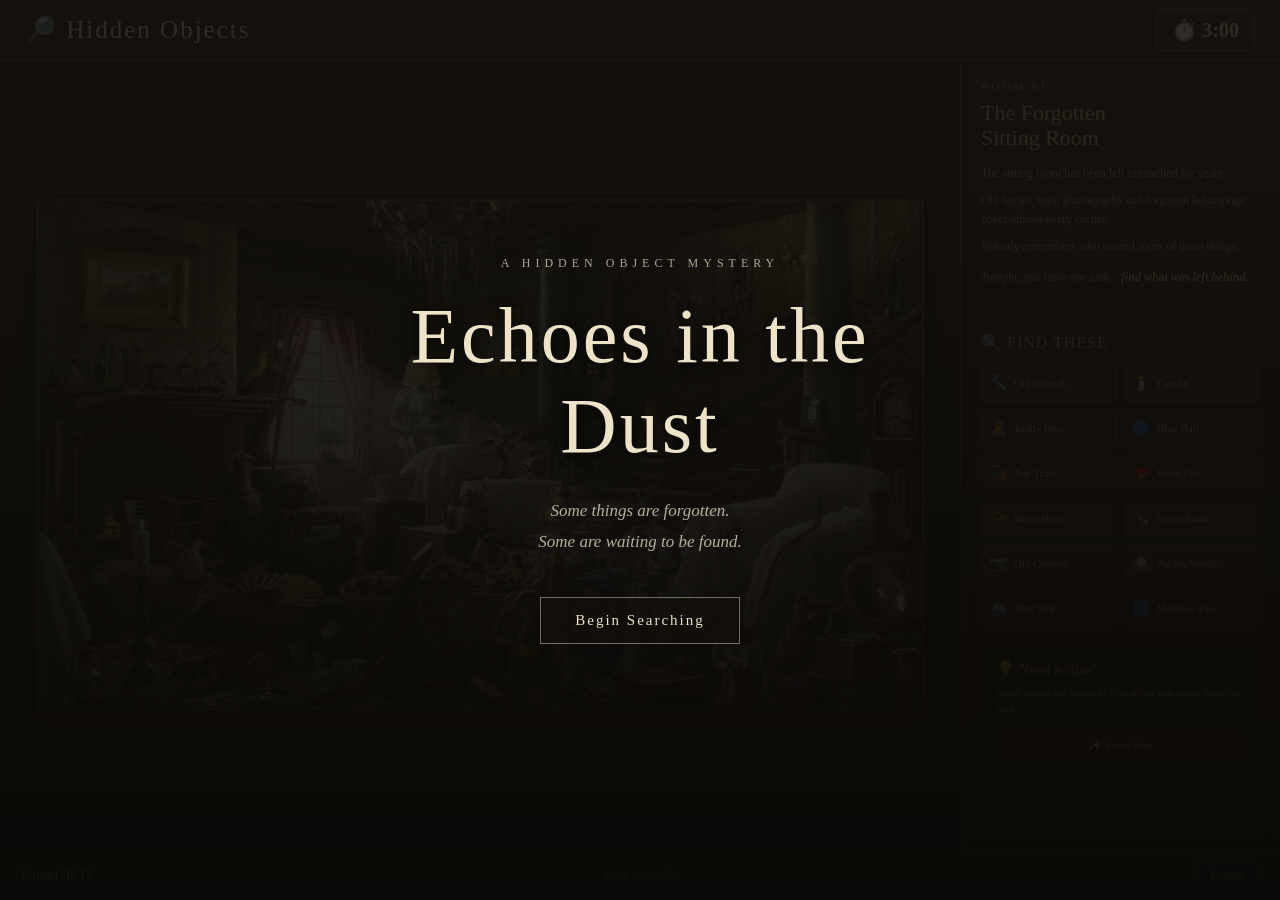
<file: index.html>
<!DOCTYPE html>
<html lang="en">

<head>
    <meta charset="UTF-8">

    <meta
        name="viewport"
        content="width=device-width, initial-scale=1.0"
    >

    <title>Hidden Objects - Room 01</title>

    <link rel="stylesheet" href="style.css">
</head>


<body>

    <!-- =====================================================
     ECHOES IN THE DUST — TITLE SCREEN
===================================================== -->

<div id="title-screen">

    <div class="title-content">

        <div class="title-small">
            A HIDDEN OBJECT MYSTERY
        </div>

        <h1>
            Echoes in the Dust
        </h1>

        <p class="title-line">
            Some things are forgotten.<br>
            Some are waiting to be found.
        </p>

        <button id="start-game">
            Begin Searching
        </button>

    </div>

</div>


<!-- =====================================================
     OPENING TRANSITION
===================================================== -->

<div id="opening-transition">

    <div class="opening-content">

        <div class="opening-room-number">
            ROOM 01
        </div>

        <div class="opening-room-name">
            The Sitting Room
        </div>

        <div class="opening-line"></div>

    </div>

</div>


<div id="game">


    <!-- TOP BAR -->

    <header id="top-bar">

        <div class="game-title">
            🔎 Hidden Objects
        </div>

        <div id="timer">
            ⏱️ <span id="time">03:00</span>
        </div>

    </header>


    <!-- MAIN GAME -->

    <main id="main-area">


        <!-- ROOM -->

        <section id="scene">

            <div id="room">

                <img
                    id="background"
                    src="./living-room-1.jpg"
                    alt="The Forgotten Sitting Room"
                >


                <!-- HIDDEN OBJECT HOTSPOTS -->

                <button
                    class="hotspot"
                    id="key"
                    data-object="key"
                    aria-label="Old Wrench"
                ></button>

                <button
                    class="hotspot"
                    id="candle"
                    data-object="candle"
                    aria-label="Candle"
                ></button>

                <button
                    class="hotspot"
                    id="teddy"
                    data-object="teddy"
                    aria-label="Teddy Bear"
                ></button>

                <button
                    class="hotspot"
                    id="ball"
                    data-object="ball"
                    aria-label="Blue Ball"
                ></button>

                <button
                    class="hotspot"
                    id="train"
                    data-object="train"
                    aria-label="Toy Train"
                ></button>

                <button
                    class="hotspot"
                    id="fan"
                    data-object="fan"
                    aria-label="Hand Fan"
                ></button>

                <button
                    class="hotspot"
                    id="horn"
                    data-object="horn"
                    aria-label="Brass Horn"
                ></button>

                <button
                    class="hotspot"
                    id="bottle"
                    data-object="bottle"
                    aria-label="Glass Bottle"
                ></button>

                <button
                    class="hotspot"
                    id="camera"
                    data-object="camera"
                    aria-label="Old Camera"
                ></button>

                <button
                    class="hotspot"
                    id="watch"
                    data-object="watch"
                    aria-label="Pocket Watch"
                ></button>

                <button
                    class="hotspot"
                    id="ribbon"
                    data-object="ribbon"
                    aria-label="Red Ribbon"
                ></button>

                <button
                class="hotspot"
                id="machine-fan"
                data-object="machine-fan"
                 aria-label="Machine Fan"
                ></button>

            </div>

        </section>


        <!-- RIGHT PANEL -->

        <aside id="side-panel">


            <!-- STORY -->

            <section id="story-section">

                <div class="room-number">
                    ROOM 01
                </div>

                <h2>
                    The Forgotten<br>
                    Sitting Room
                </h2>

                <p>
                    The sitting room has been left untouched
                    for years.
                </p>

                <p>
                    Old books, toys, photographs and forgotten
                    belongings cover almost every corner.
                </p>

                <p>
                    Nobody remembers who owned some of these
                    things.
                </p>

                <p class="story-ending">
                    Tonight, you have one task...
                    <strong>find what was left behind.</strong>
                </p>

            </section>


            <!-- FIND OBJECTS -->

            <section id="find-section">

                <div class="section-title">
                    🔍 FIND THESE
                </div>


                <div id="objects">

                    <div class="object" data-object="key">
                        <span class="object-icon">🔧</span>
                        <span>Old Wrench</span>
                    </div>

                    <div class="object" data-object="candle">
                        <span class="object-icon">🕯️</span>
                        <span>Candle</span>
                    </div>

                    <div class="object" data-object="teddy">
                        <span class="object-icon">🧸</span>
                        <span>Teddy Bear</span>
                    </div>

                    <div class="object" data-object="ball">
                        <span class="object-icon">🔵</span>
                        <span>Blue Ball</span>
                    </div>

                    <div class="object" data-object="train">
                        <span class="object-icon">🚂</span>
                        <span>Toy Train</span>
                    </div>

                    <div class="object" data-object="fan">
                        <span class="object-icon">🪭</span>
                        <span>Hand Fan</span>
                    </div>

                    <div class="object" data-object="horn">
                        <span class="object-icon">📯</span>
                        <span>Brass Horn</span>
                    </div>

                    <div class="object" data-object="bottle">
                        <span class="object-icon">🍾</span>
                        <span>Glass Bottle</span>
                    </div>

                    <div class="object" data-object="camera">
                        <span class="object-icon">📷</span>
                        <span>Old Camera</span>
                    </div>

                    <div class="object" data-object="watch">
                        <span class="object-icon">🕰️</span>
                        <span>Pocket Watch</span>
                    </div>

                    <div class="object" data-object="ribbon">
                        <span class="object-icon">🚢</span>
                        <span>Tiny Ship</span>
                    </div>

                <div class="object" data-object="machine-fan">
                    <span class="object-icon">🌀</span>
                    <span>Machine Fan</span>
                    </div>
                </div>

            </section>


            <!-- HINT -->

            <section id="hint-section">

                <div class="hint-heading">
                    💡 Need a clue?
                </div>

                <p id="hint-text">
                    Some things are easier to find
                    when you know where to look.
                </p>

                <button id="hint-button">
                    Show Hint
                </button>

            </section>


        </aside>

    </main>


    <!-- BOTTOM BAR -->

    <footer id="bottom-bar">

        <div id="found">
            Found:
            <span id="found-count">0</span>/12
        </div>

        <div id="bottom-message">
            Look carefully...
        </div>

        <button id="restart">
            Restart
        </button>

    </footer>


    <!-- WIN SCREEN -->

    <div id="win-screen">

        <div id="win-box">

    <div class="win-icon">
        🕯️
    </div>

    <h2>
        ROOM CLEARED
    </h2>

    <div class="win-result">

        <div class="result-row">
            <span>OBJECTS FOUND</span>
            <strong id="final-found">12 / 12</strong>
        </div>

        <div class="result-row">
            <span>TIME REMAINING</span>
            <strong id="final-time">03:00</strong>
        </div>

    </div>

    <p>
        You found everything hidden
        in the old sitting room.
    </p>

    <p class="next-room">
        But as you turn to leave...
        something upstairs catches your attention.
    </p>

    
     <button id="next-room">
        🔎 Search Room 02
    </button>

</div>

    </div>


</div>


<script src="script.js"></script>

</body>

<!-- =====================================================
     ECHOES IN THE DUST — ROOM 01 → ROOM 02
===================================================== -->

<div id="room-transition">

    <div class="dust-layer"></div>

    <div class="transition-content">

        <div class="transition-small">
            THE HOUSE REMEMBERS
        </div>

        <div class="transition-line"></div>

        <div class="transition-room">
            ROOM 02
        </div>

        <div class="transition-title">
            The Abandoned Sitting Room
        </div>

        <div class="transition-dots">
            · · ·
        </div>

    </div>

</div>

</html>
</file>
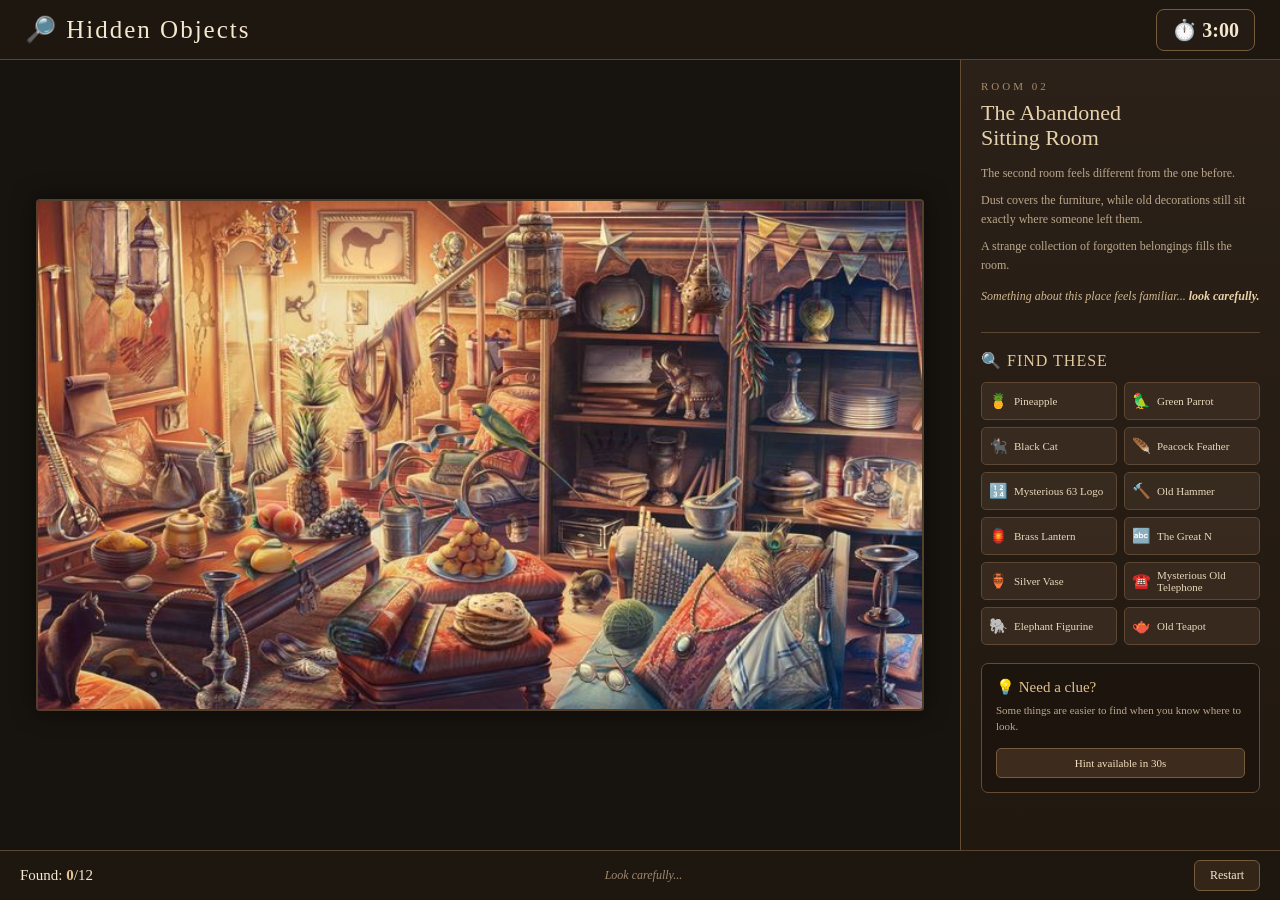
<file: room2.html>
<!DOCTYPE html>
<html lang="en">

<head>
    <meta charset="UTF-8">

    <meta
        name="viewport"
        content="width=device-width, initial-scale=1.0"
    >

    <title>Hidden Objects - Room 02</title>

    <link rel="stylesheet" href="style.css">
</head>


<body>

<div id="game">


    <!-- =====================================================
         TOP BAR
    ====================================================== -->

    <header id="top-bar">

        <div class="game-title">
            🔎 Hidden Objects
        </div>

        <div id="timer">
            ⏱️ <span id="time">03:00</span>
        </div>

    </header>


    <!-- =====================================================
         MAIN GAME
    ====================================================== -->

    <main id="main-area">


        <!-- =================================================
             ROOM 02
        ================================================== -->

        <section id="scene">

            <div id="room">

                <img
                    id="background"
                    src="./living-room-2.jpg"
                    alt="The Abandoned Sitting Room"
                >


                <!-- =================================================
                     ROOM 02 HOTSPOTS
                     IMAGE SIZE: 736 × 447
                ================================================== -->


                <!-- 1. PINEAPPLE -->

                <button
                    class="hotspot"
                    id="pineapple"
                    data-object="pineapple"
                    aria-label="Pineapple"
                ></button>


                <!-- 2. GREEN PARROT -->

                <button
                    class="hotspot"
                    id="parrot"
                    data-object="parrot"
                    aria-label="Green Parrot"
                ></button>


                <!-- 3. BLACK CAT -->

                <button
                    class="hotspot"
                    id="cat"
                    data-object="cat"
                    aria-label="Black Cat"
                ></button>


                <!-- 4. PEACOCK FEATHER -->

                <button
                    class="hotspot"
                    id="feather"
                    data-object="feather"
                    aria-label="Peacock Feather"
                ></button>


                <!-- 5. MYSTERIOUS 63 LOGO -->

                <button
                    class="hotspot"
                    id="logo-63"
                    data-object="logo-63"
                    aria-label="Mysterious 63 Logo"
                ></button>


                <!-- 6. BUNCH OF GRAPES -->

                <button
                    class="hotspot"
                    id="old-hammer"
                    data-object="old-hammer"
                    aria-label="Old Hammer"
                ></button>


                <!-- 7. BRASS LANTERN -->

                <button
                    class="hotspot"
                    id="lantern"
                    data-object="lantern"
                    aria-label="Brass Lantern"
                ></button>


                <!-- 8. N SHAPE -->

                <button
                    class="hotspot"
                    id="n-shape"
                    data-object="n-shape"
                    aria-label="The Great N"
                ></button>


                <!-- 9. SILVER VASE -->

                <button
                    class="hotspot"
                    id="vase"
                    data-object="vase"
                    aria-label="Silver Vase"
                ></button>


                <!-- 10. MYSTERIOUS OLD TELEPHONE -->

                <button
                    class="hotspot"
                    id="telephone"
                    data-object="telephone"
                    aria-label="Mysterious Old Telephone"
                ></button>


                <!-- 11. ELEPHANT FIGURINE -->

                <button
                    class="hotspot"
                    id="elephant"
                    data-object="elephant"
                    aria-label="Elephant Figurine"
                ></button>


                <!-- 12. OLD TEAPOT -->

                <button
                    class="hotspot"
                    id="teapot"
                    data-object="teapot"
                    aria-label="Old Teapot"
                ></button>


            </div>

        </section>


        <!-- =================================================
             RIGHT INFORMATION PANEL
        ================================================== -->

        <aside id="side-panel">


            <!-- =================================================
                 STORY
            ================================================== -->

            <section id="story-section">

                <div class="room-number">
                    ROOM 02
                </div>

                <h2>
                    The Abandoned<br>
                    Sitting Room
                </h2>

                <p>
                    The second room feels different from
                    the one before.
                </p>

                <p>
                    Dust covers the furniture, while old
                    decorations still sit exactly where
                    someone left them.
                </p>

                <p>
                    A strange collection of forgotten
                    belongings fills the room.
                </p>

                <p class="story-ending">
                    Something about this place feels
                    familiar...
                    <strong>look carefully.</strong>
                </p>

            </section>


            <!-- =================================================
                 FIND OBJECTS
            ================================================== -->

            <section id="find-section">

                <div class="section-title">
                    🔍 FIND THESE
                </div>


                <div id="objects">


                    <!-- 1 -->

                    <div
                        class="object"
                        data-object="pineapple"
                    >
                        <span class="object-icon">🍍</span>
                        <span>Pineapple</span>
                    </div>


                    <!-- 2 -->

                    <div
                        class="object"
                        data-object="parrot"
                    >
                        <span class="object-icon">🦜</span>
                        <span>Green Parrot</span>
                    </div>


                    <!-- 3 -->

                    <div
                        class="object"
                        data-object="cat"
                    >
                        <span class="object-icon">🐈‍⬛</span>
                        <span>Black Cat</span>
                    </div>


                    <!-- 4 -->

                    <div
                        class="object"
                        data-object="feather"
                    >
                        <span class="object-icon">🪶</span>
                        <span>Peacock Feather</span>
                    </div>


                    <!-- 5 -->

                    <div
                        class="object"
                        data-object="logo-63"
                    >
                        <span class="object-icon">🔢</span>
                        <span>Mysterious 63 Logo</span>
                    </div>


                    <!-- 6 -->

                    <div
                        class="object"
                        data-object="old-hammer"
                    >
                        <span class="object-icon">🔨</span>
                        <span>Old Hammer</span>
                    </div>


                    <!-- 7 -->

                    <div
                        class="object"
                        data-object="lantern"
                    >
                        <span class="object-icon">🏮</span>
                        <span>Brass Lantern</span>
                    </div>


                    <!-- 8 -->

                    <div
                        class="object"
                        data-object="n-shape"
                    >
                        <span class="object-icon">🔤</span>
                        <span>The Great N</span>
                    </div>


                    <!-- 9 -->

                    <div
                        class="object"
                        data-object="vase"
                    >
                        <span class="object-icon">🏺</span>
                        <span>Silver Vase</span>
                    </div>


                    <!-- 10 -->

                    <div
                        class="object"
                        data-object="telephone"
                    >
                        <span class="object-icon">☎️</span>
                        <span>Mysterious Old Telephone</span>
                    </div>


                    <!-- 11 -->

                    <div
                        class="object"
                        data-object="elephant"
                    >
                        <span class="object-icon">🐘</span>
                        <span>Elephant Figurine</span>
                    </div>


                    <!-- 12 -->

                    <div
                        class="object"
                        data-object="teapot"
                    >
                        <span class="object-icon">🫖</span>
                        <span>Old Teapot</span>
                    </div>


                </div>

            </section>


            <!-- =================================================
                 HINT
            ================================================== -->

            <section id="hint-section">

                <div class="hint-heading">
                    💡 Need a clue?
                </div>

                <p id="hint-text">
                    Some things are easier to find
                    when you know where to look.
                </p>

                <button id="hint-button">
                    ✨ Show Hint
                </button>

            </section>


        </aside>

    </main>


    <!-- =====================================================
         BOTTOM BAR
    ====================================================== -->

    <footer id="bottom-bar">

        <div id="found">

            Found:
            <span id="found-count">0</span>/12

        </div>


        <div id="bottom-message">
            Look carefully...
        </div>


        <button id="restart">
            Restart
        </button>

    </footer>


    <!-- =====================================================
         WIN SCREEN
    ====================================================== -->

    <div id="win-screen">

        <div id="win-box">


            <div class="win-icon">
                🕯️
            </div>


            <h2>
                ROOM CLEARED
            </h2>


            <div class="win-result">


                <div class="result-row">

                    <span>
                        OBJECTS FOUND
                    </span>

                    <strong id="final-found">
                        12 / 12
                    </strong>

                </div>


                <div class="result-row">

                    <span>
                        TIME REMAINING
                    </span>

                    <strong id="final-time">
                        03:00
                    </strong>

                </div>


            </div>


            <p>
                You found everything hidden
                in the abandoned sitting room.
            </p>


            <p class="next-room">
                The room grows quiet again...
                but there may still be somewhere
                else to search.
            </p>



            <button id="next-room">
             🔎 Search Room 03
            </button>


        </div>

    </div>


</div>


<!-- ROOM 02 JAVASCRIPT -->

<script src="room2.js"></script>

<!-- =====================================================
     ECHOES IN THE DUST — ROOM 02 ENTRANCE
===================================================== -->

<div id="room-transition">

    <div class="dust-layer"></div>

    <div class="transition-content">

        <div class="transition-small">
            THE HOUSE REMEMBERS
        </div>

        <div class="transition-line"></div>

        <div class="transition-room">
            ROOM 02
        </div>

        <div class="transition-title">
            The Abandoned Sitting Room
        </div>

        <div class="transition-dots">
            · · ·
        </div>

    </div>

</div>

</body>

</html>
</file>
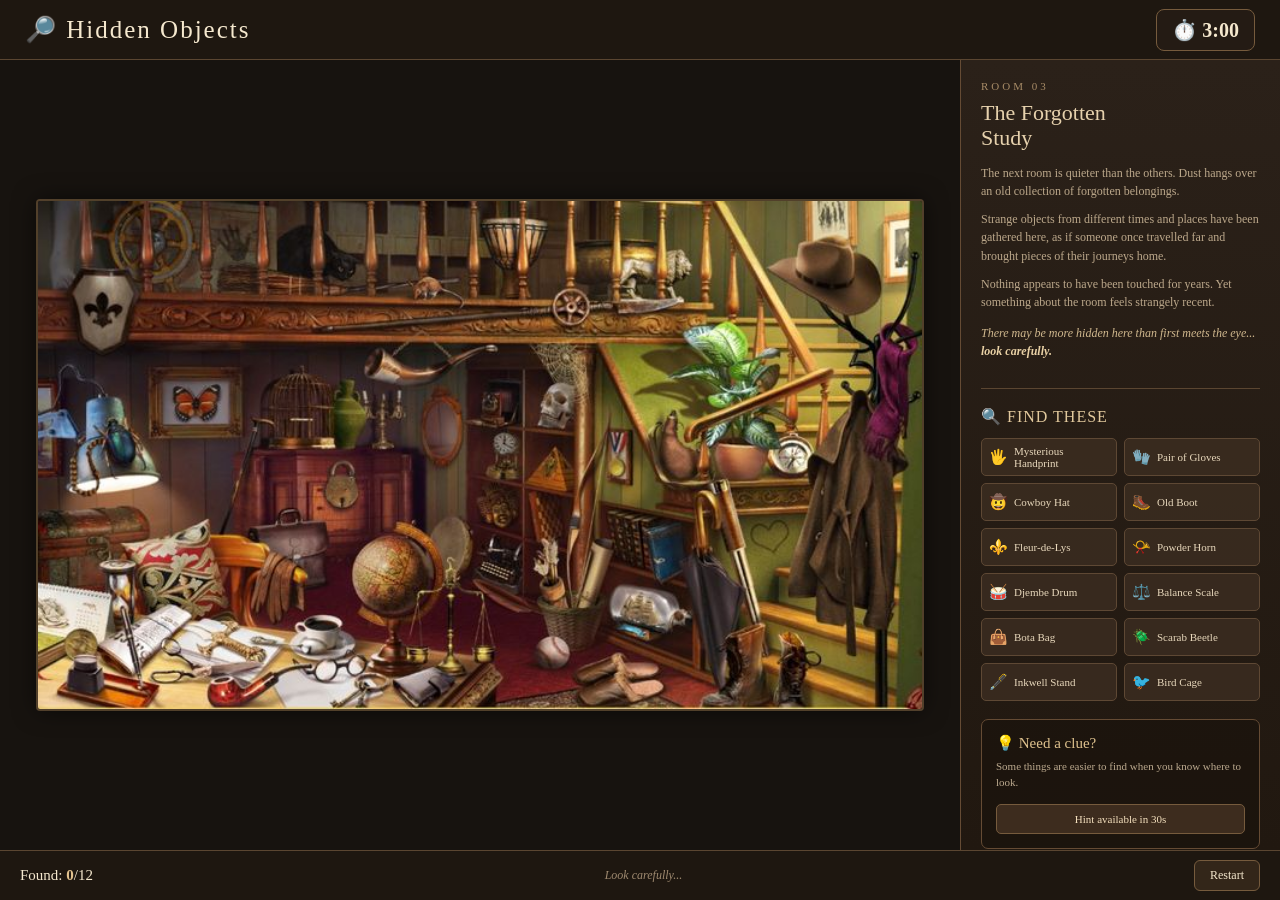
<file: room3.html>
<!DOCTYPE html>
<html lang="en">

<head>
    <meta charset="UTF-8">

    <meta
        name="viewport"
        content="width=device-width, initial-scale=1.0"
    >

    <title>Hidden Objects - Room 03</title>

    <link rel="stylesheet" href="style.css">
</head>


<body>

<div id="game">


    <!-- =====================================================
         TOP BAR
    ====================================================== -->

    <header id="top-bar">

        <div class="game-title">
            🔎 Hidden Objects
        </div>

        <div id="timer">
            ⏱️ <span id="time">03:00</span>
        </div>

    </header>


    <!-- =====================================================
         MAIN GAME
    ====================================================== -->

    <main id="main-area">


        <!-- =================================================
             ROOM 03
        ================================================== -->

        <section id="scene">

            <div id="room">

                <img
                    id="background"
                    src="./living-room-3.jpg"
                    alt="The Forgotten Study"
                >


                <!-- =================================================
                     ROOM 03 HOTSPOTS
                     IMAGE SIZE: 736 × 447
                ================================================== -->


                <!-- 1. MYSTERIOUS HANDPRINT -->

                <button
                    class="hotspot"
                    id="handprint"
                    data-object="handprint"
                    aria-label="Mysterious Handprint"
                ></button>


                <!-- 2. PAIR OF GLOVES -->

                <button
                    class="hotspot"
                    id="gloves"
                    data-object="gloves"
                    aria-label="Pair of Gloves"
                ></button>


                <!-- 3. COWBOY HAT -->

                <button
                    class="hotspot"
                    id="cowboy-hat"
                    data-object="cowboy-hat"
                    aria-label="Cowboy Hat"
                ></button>


                <!-- 4. OLD BOOT -->

                <button
                    class="hotspot"
                    id="old-boot"
                    data-object="old-boot"
                    aria-label="Old Boot"
                ></button>


                <!-- 5. FLEUR-DE-LYS -->

                <button
                    class="hotspot"
                    id="fleur-de-lys"
                    data-object="fleur-de-lys"
                    aria-label="Fleur-de-Lys"
                ></button>


                <!-- 6. POWDER HORN -->

                <button
                    class="hotspot"
                    id="powder-horn"
                    data-object="powder-horn"
                    aria-label="Powder Horn"
                ></button>


                <!-- 7. DJEMBE DRUM -->

                <button
                    class="hotspot"
                    id="djembe-drum"
                    data-object="djembe-drum"
                    aria-label="Djembe Drum"
                ></button>


                <!-- 8. BALANCE SCALE -->

                <button
                    class="hotspot"
                    id="balance-scale"
                    data-object="balance-scale"
                    aria-label="Balance Scale"
                ></button>


                <!-- 9. BOTA BAG -->

                <button
                    class="hotspot"
                    id="bota-bag"
                    data-object="bota-bag"
                    aria-label="Bota Bag"
                ></button>


                <!-- 10. SCARAB BEETLE -->

                <button
                    class="hotspot"
                    id="scarab-beetle"
                    data-object="scarab-beetle"
                    aria-label="Scarab Beetle"
                ></button>


                <!-- 11. INKWELL STAND -->

                <button
                    class="hotspot"
                    id="inkwell-stand"
                    data-object="inkwell-stand"
                    aria-label="Inkwell Stand"
                ></button>


                <!-- 12. BIRD CAGE -->

                <button
                    class="hotspot"
                    id="bird-cage"
                    data-object="bird-cage"
                    aria-label="Bird Cage"
                ></button>


            </div>

        </section>


        <!-- =================================================
             RIGHT INFORMATION PANEL
        ================================================== -->

        <aside id="side-panel">


            <!-- =================================================
                 STORY
            ================================================== -->

            <section id="story-section">

                <div class="room-number">
                    ROOM 03
                </div>

                <h2>
                    The Forgotten<br>
                    Study
                </h2>

                <p>
                    The next room is quieter than the others.
                    Dust hangs over an old collection of
                    forgotten belongings.
                </p>

                <p>
                    Strange objects from different times
                    and places have been gathered here,
                    as if someone once travelled far and
                    brought pieces of their journeys home.
                </p>

                <p>
                    Nothing appears to have been touched
                    for years. Yet something about the room
                    feels strangely recent.
                </p>

                <p class="story-ending">
                    There may be more hidden here than
                    first meets the eye...
                    <strong>look carefully.</strong>
                </p>

            </section>


            <!-- =================================================
                 FIND OBJECTS
            ================================================== -->

            <section id="find-section">

                <div class="section-title">
                    🔍 FIND THESE
                </div>


                <div id="objects">


                    <!-- 1 -->

                    <div
                        class="object"
                        data-object="handprint"
                    >
                        <span class="object-icon">🖐️</span>
                        <span>Mysterious Handprint</span>
                    </div>


                    <!-- 2 -->

                    <div
                        class="object"
                        data-object="gloves"
                    >
                        <span class="object-icon">🧤</span>
                        <span>Pair of Gloves</span>
                    </div>


                    <!-- 3 -->

                    <div
                        class="object"
                        data-object="cowboy-hat"
                    >
                        <span class="object-icon">🤠</span>
                        <span>Cowboy Hat</span>
                    </div>


                    <!-- 4 -->

                    <div
                        class="object"
                        data-object="old-boot"
                    >
                        <span class="object-icon">🥾</span>
                        <span>Old Boot</span>
                    </div>


                    <!-- 5 -->

                    <div
                        class="object"
                        data-object="fleur-de-lys"
                    >
                        <span class="object-icon">⚜️</span>
                        <span>Fleur-de-Lys</span>
                    </div>


                    <!-- 6 -->

                    <div
                        class="object"
                        data-object="powder-horn"
                    >
                        <span class="object-icon">📯</span>
                        <span>Powder Horn</span>
                    </div>


                    <!-- 7 -->

                    <div
                        class="object"
                        data-object="djembe-drum"
                    >
                        <span class="object-icon">🥁</span>
                        <span>Djembe Drum</span>
                    </div>


                    <!-- 8 -->

                    <div
                        class="object"
                        data-object="balance-scale"
                    >
                        <span class="object-icon">⚖️</span>
                        <span>Balance Scale</span>
                    </div>


                    <!-- 9 -->

                    <div
                        class="object"
                        data-object="bota-bag"
                    >
                        <span class="object-icon">👜</span>
                        <span>Bota Bag</span>
                    </div>


                    <!-- 10 -->

                    <div
                        class="object"
                        data-object="scarab-beetle"
                    >
                        <span class="object-icon">🪲</span>
                        <span>Scarab Beetle</span>
                    </div>


                    <!-- 11 -->

                    <div
                        class="object"
                        data-object="inkwell-stand"
                    >
                        <span class="object-icon">🖋️</span>
                        <span>Inkwell Stand</span>
                    </div>


                    <!-- 12 -->

                    <div
                        class="object"
                        data-object="bird-cage"
                    >
                        <span class="object-icon">🐦</span>
                        <span>Bird Cage</span>
                    </div>


                </div>

            </section>


            <!-- =================================================
                 HINT
            ================================================== -->

            <section id="hint-section">

                <div class="hint-heading">
                    💡 Need a clue?
                </div>

                <p id="hint-text">
                    Some things are easier to find
                    when you know where to look.
                </p>

                <button id="hint-button">
                    ✨ Show Hint
                </button>

            </section>


        </aside>

    </main>


    <!-- =====================================================
         BOTTOM BAR
    ====================================================== -->

    <footer id="bottom-bar">

        <div id="found">

            Found:
            <span id="found-count">0</span>/12

        </div>


        <div id="bottom-message">
            Look carefully...
        </div>


        <button id="restart">
            Restart
        </button>

    </footer>


    <!-- =====================================================
         WIN SCREEN
    ====================================================== -->

    <div id="win-screen">

        <div id="win-box">


            <div class="win-icon">
                🕯️
            </div>


            <h2>
                ROOM CLEARED
            </h2>


            <div class="win-result">


                <div class="result-row">

                    <span>
                        OBJECTS FOUND
                    </span>

                    <strong id="final-found">
                        12 / 12
                    </strong>

                </div>


                <div class="result-row">

                    <span>
                        TIME REMAINING
                    </span>

                    <strong id="final-time">
                        03:00
                    </strong>

                </div>


            </div>


            <p>
                You found everything hidden
                in the forgotten study.
            </p>


            <p class="next-room">
                The room falls silent again...
                but there are still more rooms
                waiting to be explored.
            </p>


            <button id="next-room">
            🔎 Search Room 04
            </button>


        </div>

    </div>


</div>


<!-- ROOM 03 JAVASCRIPT -->

<script src="room3.js"></script>

</body>

</html>
</file>
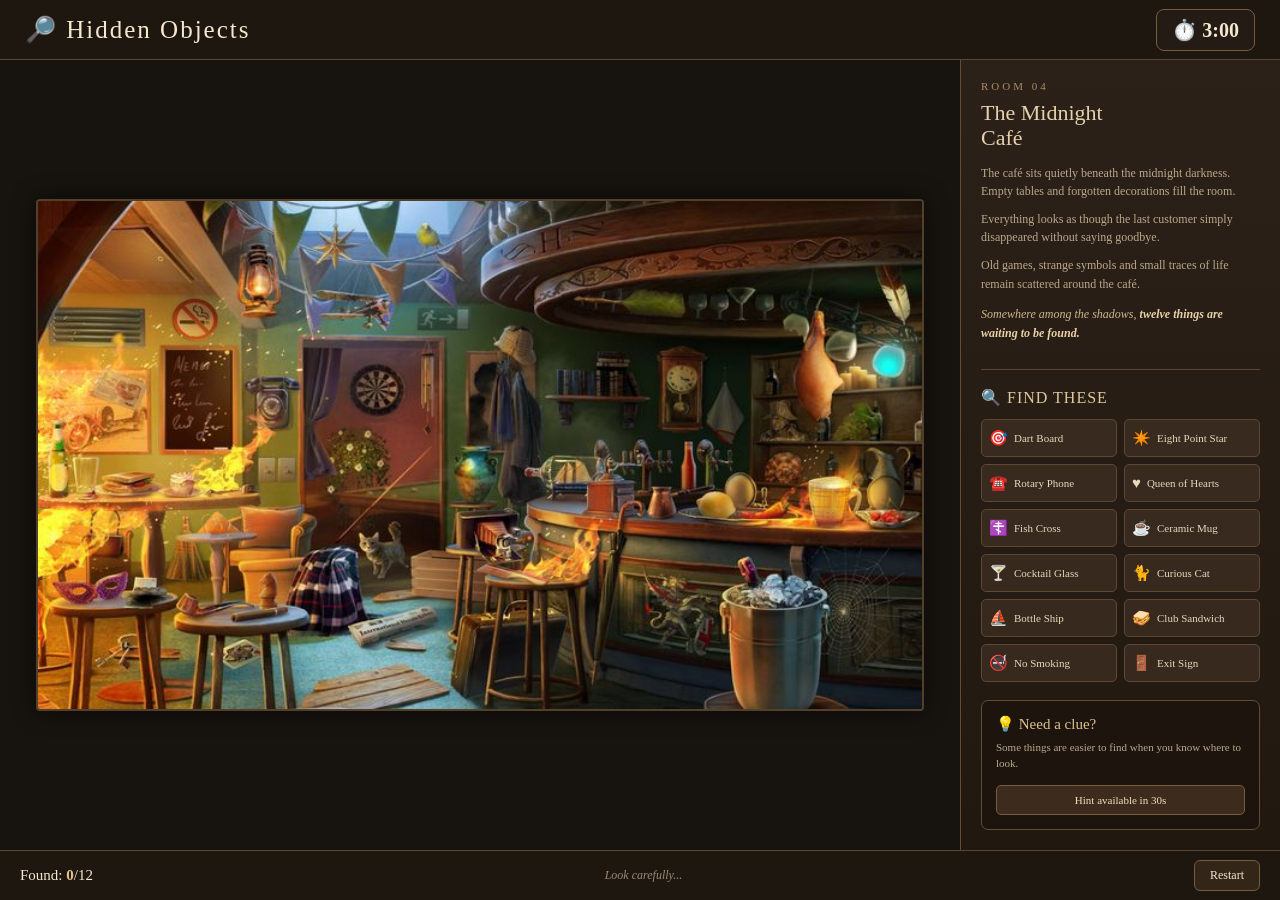
<file: room4.html>
<!DOCTYPE html>
<html lang="en">

<head>

    <meta charset="UTF-8">

    <meta
        name="viewport"
        content="width=device-width, initial-scale=1.0"
    >

    <title>Hidden Objects - Room 04</title>

    <link rel="stylesheet" href="style.css">

</head>


<body>

<div id="game">


    <!-- =====================================================
         TOP BAR
    ====================================================== -->

    <header id="top-bar">

        <div class="game-title">
            🔎 Hidden Objects
        </div>

        <div id="timer">
            ⏱️ <span id="time">03:00</span>
        </div>

    </header>


    <!-- =====================================================
         MAIN GAME
    ====================================================== -->

    <main id="main-area">


        <!-- =================================================
             ROOM 04
        ================================================== -->

        <section id="scene">

            <div id="room">

                <img
                    id="background"
                    src="./midnight-cafe.jpg"
                    alt="The Midnight Café"
                >


                <!-- =================================================
     ROOM 04 HOTSPOTS
     RED DEBUG BOXES
================================================= -->

<!-- 1. DART BOARD -->
<button
    class="hotspot"
    id="dart-board"
    data-object="dart-board"
    aria-label="Dart Board"
></button>


<!-- 2. EIGHT POINT STAR -->
<button
    class="hotspot"
    id="eight-point-star"
    data-object="eight-point-star"
    aria-label="Eight Point Star"
></button>


<!-- 3. ROTARY PHONE -->
<button
    class="hotspot"
    id="rotary-phone"
    data-object="rotary-phone"
    aria-label="Rotary Phone"
></button>


<!-- 4. QUEEN OF HEARTS -->
<button
    class="hotspot"
    id="queen-of-hearts"
    data-object="queen-of-hearts"
    aria-label="Queen of Hearts"
></button>


<!-- 5. FISH CROSS -->
<button
    class="hotspot"
    id="fish-cross"
    data-object="fish-cross"
    aria-label="Fish Cross"
></button>


<!-- 6. CERAMIC MUG -->
<button
    class="hotspot"
    id="ceramic-mug"
    data-object="ceramic-mug"
    aria-label="Ceramic Mug"
></button>


<!-- 7. COCKTAIL GLASS -->
<button
    class="hotspot"
    id="cocktail-glass"
    data-object="cocktail-glass"
    aria-label="Cocktail Glass"
></button>


<!-- 8. CURIOUS CAT -->
<button
    class="hotspot"
    id="curious-cat"
    data-object="curious-cat"
    aria-label="Curious Cat"
></button>


<!-- 9. BOTTLE SHIP -->
<button
    class="hotspot"
    id="bottle-ship"
    data-object="bottle-ship"
    aria-label="Bottle Ship"
></button>


<!-- 10. CLUB SANDWICH -->
<button
    class="hotspot"
    id="club-sandwich"
    data-object="club-sandwich"
    aria-label="Club Sandwich"
></button>


<!-- 11. NO SMOKING -->
<button
    class="hotspot"
    id="no-smoking"
    data-object="no-smoking"
    aria-label="No Smoking"
></button>


<!-- 12. EXIT SIGN -->
<button
    class="hotspot"
    id="exit-sign"
    data-object="exit-sign"
    aria-label="Exit Sign"
></button>

            </div>

        </section>


        <!-- =================================================
             RIGHT INFORMATION PANEL
        ================================================== -->

        <aside id="side-panel">


            <!-- =================================================
                 STORY
            ================================================== -->

            <section id="story-section">

                <div class="room-number">
                    ROOM 04
                </div>

                <h2>
                    The Midnight<br>
                    Café
                </h2>

                <p>
                    The café sits quietly beneath the
                    midnight darkness. Empty tables and
                    forgotten decorations fill the room.
                </p>

                <p>
                    Everything looks as though the last
                    customer simply disappeared without
                    saying goodbye.
                </p>

                <p>
                    Old games, strange symbols and small
                    traces of life remain scattered around
                    the café.
                </p>

                <p class="story-ending">
                    Somewhere among the shadows,
                    <strong>twelve things are waiting to be found.</strong>
                </p>

            </section>


            <!-- =================================================
                 FIND OBJECTS
            ================================================== -->

            <section id="find-section">

                <div class="section-title">
                    🔍 FIND THESE
                </div>


                <div id="objects">


                    <!-- 1 -->

                    <div
                        class="object"
                        data-object="dart-board"
                    >
                        <span class="object-icon">🎯</span>
                        <span>Dart Board</span>
                    </div>


                    <!-- 2 -->

                    <div
                        class="object"
                        data-object="eight-point-star"
                    >
                        <span class="object-icon">✴️</span>
                        <span>Eight Point Star</span>
                    </div>


                    <!-- 3 -->

                    <div
                        class="object"
                        data-object="rotary-phone"
                    >
                        <span class="object-icon">☎️</span>
                        <span>Rotary Phone</span>
                    </div>


                    <!-- 4 -->

                    <div
                        class="object"
                        data-object="queen-of-hearts"
                    >
                        <span class="object-icon">♥️</span>
                        <span>Queen of Hearts</span>
                    </div>


                    <!-- 5 -->

                    <div
                        class="object"
                        data-object="fish-cross"
                    >
                        <span class="object-icon">☦️</span>
                        <span>Fish Cross</span>
                    </div>


                    <!-- 6 -->

                    <div
                        class="object"
                        data-object="ceramic-mug"
                    >
                        <span class="object-icon">☕</span>
                        <span>Ceramic Mug</span>
                    </div>


                    <!-- 7 -->

                    <div
                        class="object"
                        data-object="cocktail-glass"
                    >
                        <span class="object-icon">🍸</span>
                        <span>Cocktail Glass</span>
                    </div>


                    <!-- 8 -->

                    <div
                        class="object"
                        data-object="curious-cat"
                    >
                        <span class="object-icon">🐈</span>
                        <span>Curious Cat</span>
                    </div>


                    <!-- 9 -->

                    <div
                        class="object"
                        data-object="bottle-ship"
                    >
                        <span class="object-icon">⛵</span>
                        <span>Bottle Ship</span>
                    </div>


                    <!-- 10 -->

                    <div
                        class="object"
                        data-object="club-sandwich"
                    >
                        <span class="object-icon">🥪</span>
                        <span>Club Sandwich</span>
                    </div>


                    <!-- 11 -->

                    <div
                        class="object"
                        data-object="no-smoking"
                    >
                        <span class="object-icon">🚭</span>
                        <span>No Smoking</span>
                    </div>


                    <!-- 12 -->

                    <div
                        class="object"
                        data-object="exit-sign"
                    >
                        <span class="object-icon">🚪</span>
                        <span>Exit Sign</span>
                    </div>


                </div>

            </section>


            <!-- =================================================
                 HINT
            ================================================== -->

            <section id="hint-section">

                <div class="hint-heading">
                    💡 Need a clue?
                </div>

                <p id="hint-text">
                    Some things are easier to find
                    when you know where to look.
                </p>

                <button id="hint-button">
                    ✨ Show Hint
                </button>

            </section>


        </aside>

    </main>


    <!-- =====================================================
         BOTTOM BAR
    ====================================================== -->

    <footer id="bottom-bar">

        <div id="found">

            Found:
            <span id="found-count">0</span>/12

        </div>


        <div id="bottom-message">
            Look carefully...
        </div>


        <button id="restart">
            Restart
        </button>

    </footer>


    <!-- =====================================================
         WIN SCREEN
    ====================================================== -->

    <div id="win-screen">

        <div id="win-box">


            <div class="win-icon">
                ☕
            </div>


            <h2>
                ROOM CLEARED
            </h2>


            <div class="win-result">


                <div class="result-row">

                    <span>
                        OBJECTS FOUND
                    </span>

                    <strong id="final-found">
                        12 / 12
                    </strong>

                </div>


                <div class="result-row">

                    <span>
                        TIME REMAINING
                    </span>

                    <strong id="final-time">
                        03:00
                    </strong>

                </div>


            </div>


            <p>
                You found everything hidden
                inside the Midnight Café.
            </p>


            <p class="next-room">
                The café grows quiet again...
                but another room waits beyond
                the darkness.
            </p>


            <button id="next-room">
                🔎Search Room 05
            </button>




        </div>

    </div>


</div>


<!-- ROOM 04 JAVASCRIPT -->

<script src="room4.js"></script>

</body>

</html>
</file>
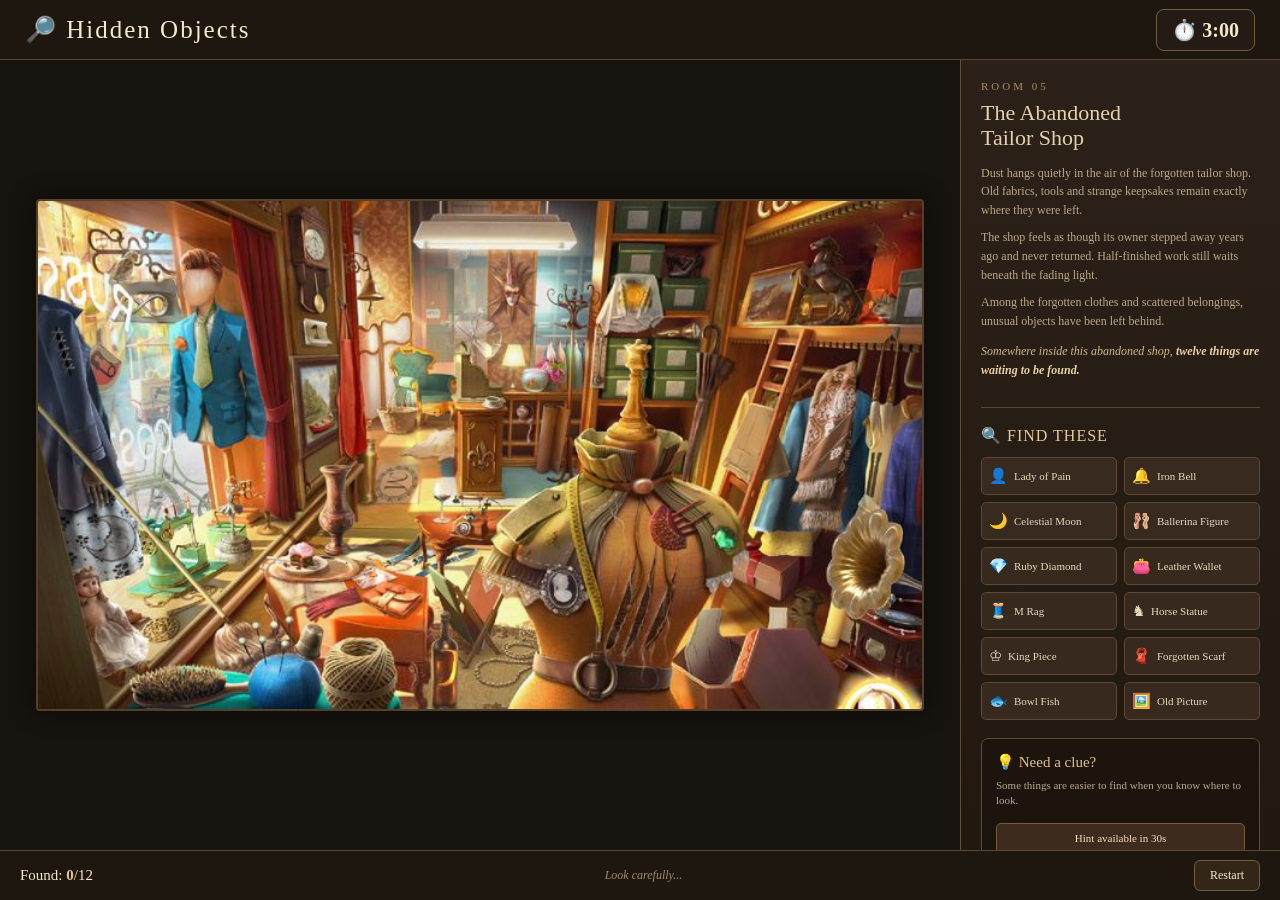
<file: room5.html>
<!DOCTYPE html>
<html lang="en">

<head>

    <meta charset="UTF-8">

    <meta
        name="viewport"
        content="width=device-width, initial-scale=1.0"
    >

    <title>Hidden Objects - Room 05</title>

    <link rel="stylesheet" href="style.css">

</head>


<body>

<div id="game">


    <!-- =====================================================
         TOP BAR
    ====================================================== -->

    <header id="top-bar">

        <div class="game-title">
            🔎 Hidden Objects
        </div>

        <div id="timer">
            ⏱️ <span id="time">03:00</span>
        </div>

    </header>


    <!-- =====================================================
         MAIN GAME
    ====================================================== -->

    <main id="main-area">


        <!-- =================================================
             ROOM 05
        ================================================== -->

        <section id="scene">

            <div id="room">

                <img
                    id="background"
                    src="./abandoned-tailor.png"
                    alt="The Abandoned Tailor Shop"
                >


                <!-- =================================================
                     ROOM 05 HOTSPOTS
                     RED DEBUG BOXES
                ================================================= -->


                <!-- 1. LADY OF PAIN -->

                <button
                    class="hotspot"
                    id="lady-of-pain"
                    data-object="lady-of-pain"
                    aria-label="Lady of Pain"
                ></button>


                <!-- 2. IRON BELL -->

                <button
                    class="hotspot"
                    id="iron-bell"
                    data-object="iron-bell"
                    aria-label="Iron Bell"
                ></button>


                <!-- 3. CELESTIAL MOON -->

                <button
                    class="hotspot"
                    id="celestial-moon"
                    data-object="celestial-moon"
                    aria-label="Celestial Moon"
                ></button>


                <!-- 4. BALLERINA FIGURE -->

                <button
                    class="hotspot"
                    id="ballerina-figure"
                    data-object="ballerina-figure"
                    aria-label="Ballerina Figure"
                ></button>


                <!-- 5. RUBY DIAMOND -->

                <button
                    class="hotspot"
                    id="ruby-diamond"
                    data-object="ruby-diamond"
                    aria-label="Ruby Diamond"
                ></button>


                <!-- 6. LEATHER WALLET -->

                <button
                    class="hotspot"
                    id="leather-wallet"
                    data-object="leather-wallet"
                    aria-label="Leather Wallet"
                ></button>


                <!-- 7. M RAG -->

                <button
                    class="hotspot"
                    id="m-rag"
                    data-object="m-rag"
                    aria-label="M Rag"
                ></button>


                <!-- 8. HORSE STATUE -->

                <button
                    class="hotspot"
                    id="horse-statue"
                    data-object="horse-statue"
                    aria-label="Horse Statue"
                ></button>


                <!-- 9. KING PIECE -->

                <button
                    class="hotspot"
                    id="king-piece"
                    data-object="king-piece"
                    aria-label="King Piece"
                ></button>


                <!-- 10. FORGOTTEN SCARF -->

                <button
                    class="hotspot"
                    id="forgotten-scarf"
                    data-object="forgotten-scarf"
                    aria-label="Forgotten Scarf"
                ></button>


                <!-- 11. BOWL FISH -->

                <button
                    class="hotspot"
                    id="bowl-fish"
                    data-object="bowl-fish"
                    aria-label="Bowl Fish"
                ></button>


                <!-- 12. OLD PICTURE -->

                <button
                    class="hotspot"
                    id="old-picture"
                    data-object="old-picture"
                    aria-label="Old Picture"
                ></button>


            </div>

        </section>


        <!-- =================================================
             RIGHT INFORMATION PANEL
        ================================================== -->

        <aside id="side-panel">


            <!-- =================================================
                 STORY
            ================================================== -->

            <section id="story-section">

                <div class="room-number">
                    ROOM 05
                </div>

                <h2>
                    The Abandoned<br>
                    Tailor Shop
                </h2>

                <p>
                    Dust hangs quietly in the air of the
                    forgotten tailor shop. Old fabrics,
                    tools and strange keepsakes remain
                    exactly where they were left.
                </p>

                <p>
                    The shop feels as though its owner
                    stepped away years ago and never
                    returned. Half-finished work still
                    waits beneath the fading light.
                </p>

                <p>
                    Among the forgotten clothes and
                    scattered belongings, unusual objects
                    have been left behind.
                </p>

                <p class="story-ending">
                    Somewhere inside this abandoned shop,
                    <strong>twelve things are waiting to be found.</strong>
                </p>

            </section>


            <!-- =================================================
                 FIND OBJECTS
            ================================================== -->

            <section id="find-section">

                <div class="section-title">
                    🔍 FIND THESE
                </div>


                <div id="objects">


                    <!-- 1 -->

                    <div
                        class="object"
                        data-object="lady-of-pain"
                    >
                        <span class="object-icon">👤</span>
                        <span>Lady of Pain</span>
                    </div>


                    <!-- 2 -->

                    <div
                        class="object"
                        data-object="iron-bell"
                    >
                        <span class="object-icon">🔔</span>
                        <span>Iron Bell</span>
                    </div>


                    <!-- 3 -->

                    <div
                        class="object"
                        data-object="celestial-moon"
                    >
                        <span class="object-icon">🌙</span>
                        <span>Celestial Moon</span>
                    </div>


                    <!-- 4 -->

                    <div
                        class="object"
                        data-object="ballerina-figure"
                    >
                        <span class="object-icon">🩰</span>
                        <span>Ballerina Figure</span>
                    </div>


                    <!-- 5 -->

                    <div
                        class="object"
                        data-object="ruby-diamond"
                    >
                        <span class="object-icon">💎</span>
                        <span>Ruby Diamond</span>
                    </div>


                    <!-- 6 -->

                    <div
                        class="object"
                        data-object="leather-wallet"
                    >
                        <span class="object-icon">👛</span>
                        <span>Leather Wallet</span>
                    </div>


                    <!-- 7 -->

                    <div
                        class="object"
                        data-object="m-rag"
                    >
                        <span class="object-icon">🧵</span>
                        <span>M Rag</span>
                    </div>


                    <!-- 8 -->

                    <div
                        class="object"
                        data-object="horse-statue"
                    >
                        <span class="object-icon">♞</span>
                        <span>Horse Statue</span>
                    </div>


                    <!-- 9 -->

                    <div
                        class="object"
                        data-object="king-piece"
                    >
                        <span class="object-icon">♔</span>
                        <span>King Piece</span>
                    </div>


                    <!-- 10 -->

                    <div
                        class="object"
                        data-object="forgotten-scarf"
                    >
                        <span class="object-icon">🧣</span>
                        <span>Forgotten Scarf</span>
                    </div>


                    <!-- 11 -->

                    <div
                        class="object"
                        data-object="bowl-fish"
                    >
                        <span class="object-icon">🐟</span>
                        <span>Bowl Fish</span>
                    </div>


                    <!-- 12 -->

                    <div
                        class="object"
                        data-object="old-picture"
                    >
                        <span class="object-icon">🖼️</span>
                        <span>Old Picture</span>
                    </div>


                </div>

            </section>


            <!-- =================================================
                 HINT
            ================================================== -->

            <section id="hint-section">

                <div class="hint-heading">
                    💡 Need a clue?
                </div>

                <p id="hint-text">
                    Some things are easier to find
                    when you know where to look.
                </p>

                <button id="hint-button">
                    ✨ Show Hint
                </button>

            </section>


        </aside>

    </main>


    <!-- =====================================================
         BOTTOM BAR
    ====================================================== -->

    <footer id="bottom-bar">

        <div id="found">

            Found:
            <span id="found-count">0</span>/12

        </div>


        <div id="bottom-message">
            Look carefully...
        </div>


        <button id="restart">
            Restart
        </button>

    </footer>


    <!-- =====================================================
         WIN SCREEN
    ====================================================== -->

    <div id="win-screen">

        <div id="win-box">


            <div class="win-icon">
                🧵
            </div>


            <h2>
                ROOM CLEARED
            </h2>


            <div class="win-result">


                <div class="result-row">

                    <span>
                        OBJECTS FOUND
                    </span>

                    <strong id="final-found">
                        12 / 12
                    </strong>

                </div>


                <div class="result-row">

                    <span>
                        TIME REMAINING
                    </span>

                    <strong id="final-time">
                        03:00
                    </strong>

                </div>


            </div>


            <p>
                You found everything hidden
                inside the abandoned tailor shop.
            </p>


            <p class="next-room">
                The old shop falls silent again...
                but another room waits beyond
                the darkness.
            </p>


            <button id="next-room">
                🔎Search Room 06
            </button>




        </div>

    </div>


</div>


<!-- ROOM 05 JAVASCRIPT -->

<script src="room5.js"></script>

</body>

</html>
</file>
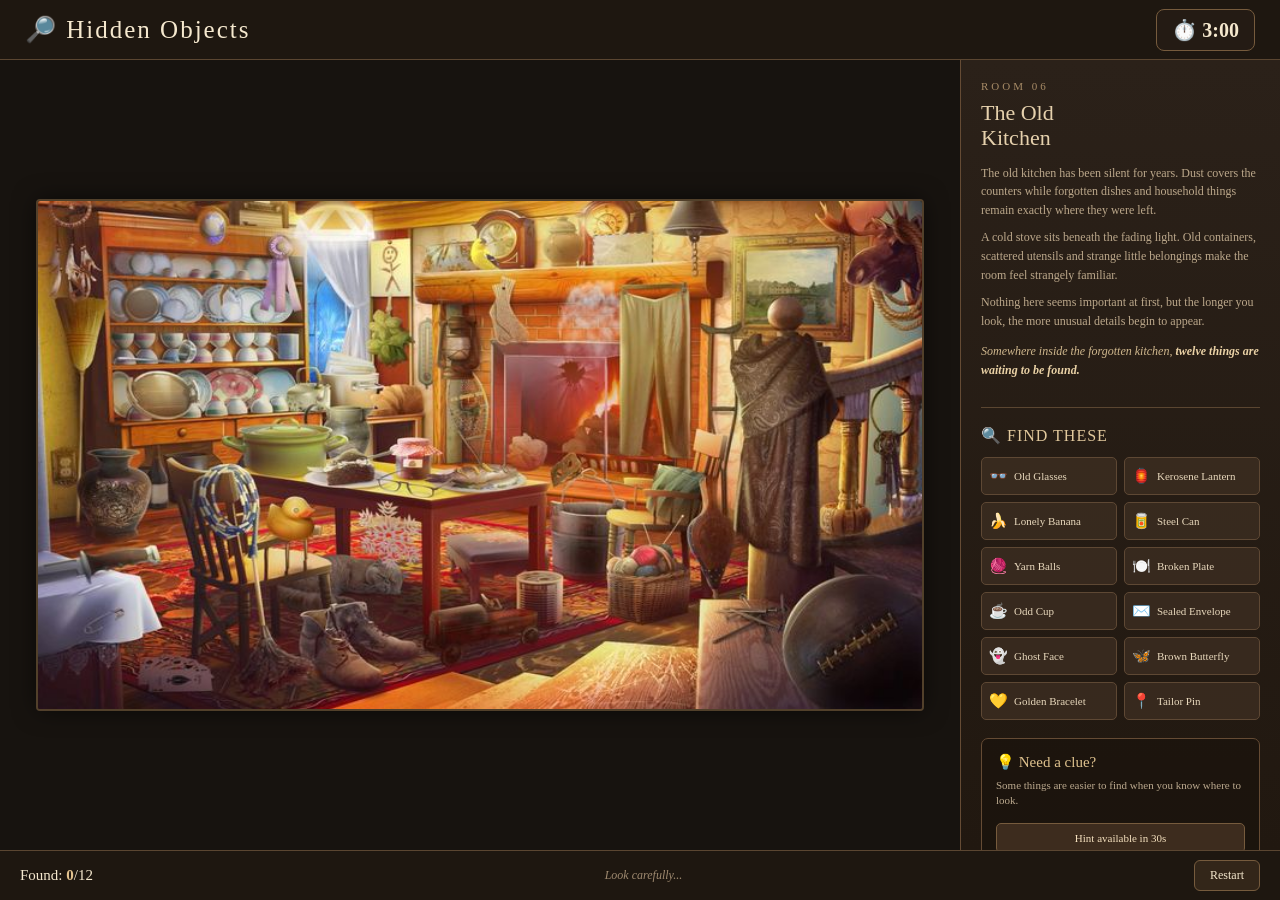
<file: room6.html>
<!DOCTYPE html>
<html lang="en">

<head>

    <meta charset="UTF-8">

    <meta
        name="viewport"
        content="width=device-width, initial-scale=1.0"
    >

    <title>Hidden Objects - Room 06</title>

    <link rel="stylesheet" href="style.css">

</head>


<body>

<div id="game">


    <!-- =====================================================
         TOP BAR
    ====================================================== -->

    <header id="top-bar">

        <div class="game-title">
            🔎 Hidden Objects
        </div>

        <div id="timer">
            ⏱️ <span id="time">03:00</span>
        </div>

    </header>


    <!-- =====================================================
         MAIN GAME
    ====================================================== -->

    <main id="main-area">


        <!-- =================================================
             ROOM 06
        ================================================== -->

        <section id="scene">

            <div id="room">

                <img
                    id="background"
                    src="./old-kitchen.jpg"
                    alt="The Old Kitchen"
                >


                <!-- =================================================
                     ROOM 06 HOTSPOTS
                     RED DEBUG BOXES
                ================================================= -->


                <!-- 1. OLD GLASSES -->

                <button
                    class="hotspot"
                    id="old-glasses"
                    data-object="old-glasses"
                    aria-label="Old Glasses"
                ></button>


                <!-- 2. KEROSENE LANTERN -->

                <button
                    class="hotspot"
                    id="kerosene-lantern"
                    data-object="kerosene-lantern"
                    aria-label="Kerosene Lantern"
                ></button>


                <!-- 3. LONELY BANANA -->

                <button
                    class="hotspot"
                    id="lonely-banana"
                    data-object="lonely-banana"
                    aria-label="Lonely Banana"
                ></button>


                <!-- 4. STEEL CAN -->

                <button
                    class="hotspot"
                    id="steel-can"
                    data-object="steel-can"
                    aria-label="Steel Can"
                ></button>


                <!-- 5. YARN BALLS -->

                <button
                    class="hotspot"
                    id="yarn-balls"
                    data-object="yarn-balls"
                    aria-label="Yarn Balls"
                ></button>


                <!-- 6. BROKEN PLATE -->

                <button
                    class="hotspot"
                    id="broken-plate"
                    data-object="broken-plate"
                    aria-label="Broken Plate"
                ></button>


                <!-- 7. ODD CUP -->

                <button
                    class="hotspot"
                    id="odd-cup"
                    data-object="odd-cup"
                    aria-label="Odd Cup"
                ></button>


                <!-- 8. SEALED ENVELOPE -->

                <button
                    class="hotspot"
                    id="sealed-envelope"
                    data-object="sealed-envelope"
                    aria-label="Sealed Envelope"
                ></button>


                <!-- 9. GHOST FACE -->

                <button
                    class="hotspot"
                    id="ghost-face"
                    data-object="ghost-face"
                    aria-label="Ghost Face"
                ></button>


                <!-- 10. BROWN BUTTERFLY -->

                <button
                    class="hotspot"
                    id="brown-butterfly"
                    data-object="brown-butterfly"
                    aria-label="Brown Butterfly"
                ></button>


                <!-- 11. GOLDEN BRACELET -->

                <button
                    class="hotspot"
                    id="golden-bracelet"
                    data-object="golden-bracelet"
                    aria-label="Golden Bracelet"
                ></button>


                <!-- 12. TAILOR PIN -->

                <button
                    class="hotspot"
                    id="tailor-pin"
                    data-object="tailor-pin"
                    aria-label="Tailor Pin"
                ></button>


            </div>

        </section>


        <!-- =================================================
             RIGHT INFORMATION PANEL
        ================================================== -->

        <aside id="side-panel">


            <!-- =================================================
                 STORY
            ================================================== -->

            <section id="story-section">

                <div class="room-number">
                    ROOM 06
                </div>

                <h2>
                    The Old<br>
                    Kitchen
                </h2>

                <p>
                    The old kitchen has been silent for
                    years. Dust covers the counters while
                    forgotten dishes and household things
                    remain exactly where they were left.
                </p>

                <p>
                    A cold stove sits beneath the fading
                    light. Old containers, scattered
                    utensils and strange little belongings
                    make the room feel strangely familiar.
                </p>

                <p>
                    Nothing here seems important at first,
                    but the longer you look, the more
                    unusual details begin to appear.
                </p>

                <p class="story-ending">
                    Somewhere inside the forgotten kitchen,
                    <strong>twelve things are waiting to be found.</strong>
                </p>

            </section>


            <!-- =================================================
                 FIND OBJECTS
            ================================================== -->

            <section id="find-section">

                <div class="section-title">
                    🔍 FIND THESE
                </div>


                <div id="objects">


                    <!-- 1 -->

                    <div
                        class="object"
                        data-object="old-glasses"
                    >
                        <span class="object-icon">👓</span>
                        <span>Old Glasses</span>
                    </div>


                    <!-- 2 -->

                    <div
                        class="object"
                        data-object="kerosene-lantern"
                    >
                        <span class="object-icon">🏮</span>
                        <span>Kerosene Lantern</span>
                    </div>


                    <!-- 3 -->

                    <div
                        class="object"
                        data-object="lonely-banana"
                    >
                        <span class="object-icon">🍌</span>
                        <span>Lonely Banana</span>
                    </div>


                    <!-- 4 -->

                    <div
                        class="object"
                        data-object="steel-can"
                    >
                        <span class="object-icon">🥫</span>
                        <span>Steel Can</span>
                    </div>


                    <!-- 5 -->

                    <div
                        class="object"
                        data-object="yarn-balls"
                    >
                        <span class="object-icon">🧶</span>
                        <span>Yarn Balls</span>
                    </div>


                    <!-- 6 -->

                    <div
                        class="object"
                        data-object="broken-plate"
                    >
                        <span class="object-icon">🍽️</span>
                        <span>Broken Plate</span>
                    </div>


                    <!-- 7 -->

                    <div
                        class="object"
                        data-object="odd-cup"
                    >
                        <span class="object-icon">☕</span>
                        <span>Odd Cup</span>
                    </div>


                    <!-- 8 -->

                    <div
                        class="object"
                        data-object="sealed-envelope"
                    >
                        <span class="object-icon">✉️</span>
                        <span>Sealed Envelope</span>
                    </div>


                    <!-- 9 -->

                    <div
                        class="object"
                        data-object="ghost-face"
                    >
                        <span class="object-icon">👻</span>
                        <span>Ghost Face</span>
                    </div>


                    <!-- 10 -->

                    <div
                        class="object"
                        data-object="brown-butterfly"
                    >
                        <span class="object-icon">🦋</span>
                        <span>Brown Butterfly</span>
                    </div>


                    <!-- 11 -->

                    <div
                        class="object"
                        data-object="golden-bracelet"
                    >
                        <span class="object-icon">💛</span>
                        <span>Golden Bracelet</span>
                    </div>


                    <!-- 12 -->

                    <div
                        class="object"
                        data-object="tailor-pin"
                    >
                        <span class="object-icon">📍</span>
                        <span>Tailor Pin</span>
                    </div>


                </div>

            </section>


            <!-- =================================================
                 HINT
            ================================================== -->

            <section id="hint-section">

                <div class="hint-heading">
                    💡 Need a clue?
                </div>

                <p id="hint-text">
                    Some things are easier to find
                    when you know where to look.
                </p>

                <button id="hint-button">
                    ✨ Show Hint
                </button>

            </section>


        </aside>

    </main>


    <!-- =====================================================
         BOTTOM BAR
    ====================================================== -->

    <footer id="bottom-bar">

        <div id="found">

            Found:
            <span id="found-count">0</span>/12

        </div>


        <div id="bottom-message">
            Look carefully...
        </div>


        <button id="restart">
            Restart
        </button>

    </footer>

<!-- =====================================================
     WIN SCREEN
===================================================== -->

<div id="win-screen">

    <div id="win-box">


        <div class="win-icon">
            🏚️
        </div>


        <h2>
            ROOM CLEARED
        </h2>


        <div class="win-result">


            <div class="result-row">

                <span>
                    OBJECTS FOUND
                </span>

                <strong id="final-found">
                    12 / 12
                </strong>

            </div>


            <div class="result-row">

                <span>
                    TIME REMAINING
                </span>

                <strong id="final-time">
                    03:00
                </strong>

            </div>


        </div>


        <p>
            You found everything hidden
            inside the old kitchen.
        </p>


        <p class="next-room">
            The old kitchen falls silent again...
            but this is not the end of the search.
            More rooms will be waiting soon.
        </p>


        <!-- SEARCH AGAIN -->

        <button id="play-again">
            🔎Search Again
        </button>


    </div>

</div>
    


<!-- ROOM 06 JAVASCRIPT -->

<script src="room6.js"></script>

</body>

</html>
</file>
<file: style.css>
/* =====================================================
   HIDDEN OBJECTS
   ROOM 01 — NOSTALGIC STYLE
===================================================== */

* {
    box-sizing: border-box;
    margin: 0;
    padding: 0;

    -webkit-tap-highlight-color: transparent;
}


html,
body {
    width: 100%;
    height: 100%;

    overflow: hidden;
}


body {
    font-family:
        Georgia,
        "Times New Roman",
        serif;

    background: #17130f;

    color: #f5e8ce;
}



/* =====================================================
   GAME
===================================================== */

#game {
    width: 100vw;
    height: 100dvh;

    display: flex;
    flex-direction: column;

    background: #17130f;
}



/* =====================================================
   TOP BAR
===================================================== */

#top-bar {
    height: 60px;

    flex-shrink: 0;

    display: flex;

    align-items: center;

    justify-content: space-between;

    padding: 0 25px;

    background: rgba(30, 23, 17, 0.97);

    border-bottom: 1px solid #5b4631;
}


.game-title {
    font-size: 25px;

    letter-spacing: 2px;

    color: #f5e8ce;
}


#timer {
    padding: 8px 15px;

    font-size: 20px;

    font-weight: bold;

    background: #241b14;

    border: 1px solid #765b3d;

    border-radius: 8px;
}



/* =====================================================
   MAIN AREA
===================================================== */

#main-area {
    flex: 1;

    min-height: 0;

    width: 100%;

    display: flex;

    overflow: hidden;
}



/* =====================================================
   ROOM AREA
===================================================== */

#scene {
    position: relative;

    width: 75%;
    height: 100%;

    flex-shrink: 0;

    display: flex;

    align-items: center;

    justify-content: center;

    overflow: hidden;

    background: #17130f;
}



/* =====================================================
   ROOM IMAGE CONTAINER
===================================================== */

#room {
    position: relative;

    width: 92%;
    max-width: calc(100dvh * 736 / 474);

    aspect-ratio: 735 / 422;

    flex-shrink: 0;
    overflow: hidden;
}


/* =====================================================
   BACKGROUND
===================================================== */

#background {
    position: absolute;

    left: 0;
    top: 0;

    width: 100%;
    height: 100%;

    display: block;

    object-fit: fill;

    pointer-events: none;

    user-select: none;

    -webkit-user-drag: none;
}



/* =====================================================
   HOTSPOTS
===================================================== */

.hotspot {
    position: absolute;

    z-index: 20;

    padding: 0;
    margin: 0;

    border: none;

    background: transparent;

    appearance: none;

    cursor: pointer;

    touch-action: manipulation;

    border-radius: 50%;

    -webkit-tap-highlight-color: transparent;
}


/*
   IMPORTANT

   These positions are based on the actual
   736 × 474 image.

   The clickable areas are intentionally
   a little larger than the objects so
   the player does not need perfect aim.
*/



/* =====================================================
   1. OLD WRENCH
===================================================== */

#key {
    left: 12%;
    top: 73%;

    width: 11%;
    height: 17%;
}


/* =====================================================
   2. CANDLE
===================================================== */

#candle {
    left: 8%;
    top: 61%;

    width: 7%;
    height: 15%;
}



/* =====================================================
   3. TEDDY BEAR
===================================================== */

#teddy {
    left: 81%;
    top: 74%;

    width: 11%;
    height: 21%;
}



/* =====================================================
   4. BLUE BALL
===================================================== */

#ball {
    left: 59%;
    top: 81%;

    width: 10%;
    height: 14%;
}



/* =====================================================
   5. TOY TRAIN
===================================================== */

#train {
    left: 30%;
    top: 88%;

    width: 13%;
    height: 12%;

    z-index: 30;
}



/* =====================================================
   6. HAND FAN
===================================================== */

#fan {
    left: 20%;
    top: 70%;

    width: 16%;
    height: 13%;
}



/* =====================================================
   7. BRASS HORN
===================================================== */

#horn {
    left: 90%;
    top: 66%;

    width: 11%;
    height: 21%;
}



/* =====================================================
   8. GLASS BOTTLE
===================================================== */

#bottle {
    left: 4%;
    top: 25%;

    width: 7%;
    height: 15%;
}



/* =====================================================
   9. OLD CAMERA
===================================================== */

#camera {
    left: 25%;
    top: 81%;

    width: 9%;
    height: 14%;
}



/* =====================================================
   10. POCKET WATCH
===================================================== */

#watch {
    left: 68%;
    top: 16%;

    width: 9%;
    height: 16%;
}



/* =====================================================
   11. TINY SHIP
===================================================== */

#ribbon {
    left: 66%;
    top: 37%;

    width: 8%;
    height: 20%;
}



/* =====================================================
   12. MACHINE FAN
===================================================== */

#machine-fan {

    left: 46%;
    top: 40%;
    width: 12%;
    height: 17%;


    z-index: 30;
}



/* =====================================================
   HINT
===================================================== */

.hotspot.hint {
    box-shadow:
        0 0 0 4px rgba(239, 205, 137, 0.8),
        0 0 20px rgba(239, 205, 137, 0.8);

    background:
        rgba(239, 205, 137, 0.12);

    animation:
        hintPulse 0.8s infinite alternate;
}


@keyframes hintPulse {

    from {
        transform: scale(0.95);
    }

    to {
        transform: scale(1.05);
    }
}



/* =====================================================
   RIGHT PANEL
===================================================== */

#side-panel {
    width: 25%;

    height: 100%;

    flex-shrink: 0;

    overflow-y: auto;

    padding: 20px;

    background:
        linear-gradient(
            180deg,
            #2b2119,
            #211810
        );

    border-left: 1px solid #654b34;

    scrollbar-width: thin;
}



/* =====================================================
   STORY
===================================================== */

#story-section {
    padding-bottom: 18px;

    border-bottom: 1px solid #5b4631;
}


.room-number {
    font-size: 11px;

    letter-spacing: 3px;

    color: #a88c67;

    margin-bottom: 8px;
}


#story-section h2 {
    font-size: 22px;

    line-height: 1.15;

    font-weight: normal;

    color: #e6d1ad;

    margin-bottom: 13px;
}


#story-section p {
    font-size: 12px;

    line-height: 1.55;

    color: #bca88b;

    margin-bottom: 9px;
}


#story-section .story-ending {
    color: #d0b88e;

    margin-top: 12px;

    font-style: italic;
}


.story-ending strong {
    color: #ead2a6;
}



/* =====================================================
   FIND SECTION
===================================================== */

#find-section {
    padding-top: 18px;
}


.section-title {
    font-size: 16px;

    letter-spacing: 1px;

    color: #e2c99d;

    margin-bottom: 12px;
}


#objects {
    display: grid;

    grid-template-columns: 1fr 1fr;

    gap: 7px;
}


.object {
    min-height: 38px;

    display: flex;

    align-items: center;

    gap: 6px;

    padding: 6px 7px;

    background:
        rgba(61, 45, 33, 0.8);

    border: 1px solid #5e4834;

    border-radius: 5px;

    color: #e8d8bc;

    font-size: 11px;

    transition: 0.25s ease;
}


.object-icon {
    font-size: 15px;

    flex-shrink: 0;
}


.object.found {
    opacity: 0.4;

    text-decoration: line-through;

    background:
        rgba(42, 34, 26, 0.8);
}


.object.found .object-icon {
    filter: grayscale(1);
}



/* =====================================================
   HINT SECTION
===================================================== */

#hint-section {
    margin-top: 18px;

    padding: 14px;

    background:
        rgba(26, 19, 13, 0.75);

    border: 1px solid #654b34;

    border-radius: 7px;
}


.hint-heading {
    font-size: 15px;

    color: #dfc28e;

    margin-bottom: 7px;
}


#hint-text {
    min-height: 35px;

    font-size: 11px;

    line-height: 1.45;

    color: #bba98e;

    margin-bottom: 10px;
}


#hint-button {
    width: 100%;

    padding: 8px;

    font-family: inherit;

    font-size: 11px;

    color: #f3dfbd;

    background: #3d2c1e;

    border: 1px solid #765b3d;

    border-radius: 5px;

    cursor: pointer;

    transition: 0.2s;
}


#hint-button:hover {
    background: #513b28;
}


#hint-button:active {
    transform: scale(0.97);
}



/* =====================================================
   BOTTOM BAR
===================================================== */

#bottom-bar {
    height: 50px;

    flex-shrink: 0;

    display: flex;

    align-items: center;

    justify-content: space-between;

    padding: 0 20px;

    background:
        rgba(30, 23, 17, 0.97);

    border-top: 1px solid #5b4631;
}


#found {
    font-size: 15px;
}


#found-count {
    color: #e2c28e;

    font-weight: bold;
}


#bottom-message {
    font-size: 12px;

    color: #9f8a70;

    font-style: italic;
}


#restart {
    padding: 7px 15px;

    font-family: inherit;

    font-size: 12px;

    color: #f5e8ce;

    background: #332619;

    border: 1px solid #765b3d;

    border-radius: 6px;

    cursor: pointer;
}


#restart:hover {
    background: #473424;
}



/* =====================================================
   WIN SCREEN
===================================================== */

#win-screen {
    position: fixed;

    inset: 0;

    z-index: 1000;

    display: none;

    align-items: center;

    justify-content: center;

    background:
        rgba(15, 10, 7, 0.82);

    backdrop-filter: blur(3px);
}


#win-screen.show {
    display: flex;
}


#win-box {
    width: min(400px, 85vw);

    padding: 35px;

    text-align: center;

    background:
        linear-gradient(
            145deg,
            #302318,
            #1d150e
        );

    border: 1px solid #765b3d;

    box-shadow:
        0 20px 50px
        rgba(0, 0, 0, 0.7);
}


.win-icon {
    font-size: 38px;

    margin-bottom: 10px;
}


#win-box h2 {
    font-size: 27px;

    font-weight: normal;

    color: #ead3aa;

    margin-bottom: 12px;
}


#win-box p {
    font-size: 13px;

    line-height: 1.6;

    color: #bca88b;

    margin-bottom: 10px;
}


#win-box .next-room {
    margin-top: 18px;

    color: #d2b98c;

    font-style: italic;
}


#play-again {
    margin-top: 15px;

    padding: 9px 20px;

    font-family: inherit;

    color: #f5e8ce;

    background: #473322;

    border: 1px solid #765b3d;

    border-radius: 6px;

    cursor: pointer;
}



/* =====================================================
   PHONE LANDSCAPE
===================================================== */

@media (max-width: 900px)
and (orientation: landscape) {

    #top-bar {
        height: 42px;

        padding: 0 12px;
    }


    .game-title {
        font-size: 16px;
    }


    #timer {
        padding: 4px 8px;

        font-size: 13px;
    }


    #side-panel {
        padding: 10px;
    }


    #story-section {
        padding-bottom: 8px;
    }


    #story-section h2 {
        font-size: 16px;

        margin-bottom: 6px;
    }


    #story-section p {
        font-size: 9px;

        line-height: 1.35;

        margin-bottom: 4px;
    }


    .room-number {
        font-size: 8px;

        margin-bottom: 4px;
    }


    #find-section {
        padding-top: 9px;
    }


    .section-title {
        font-size: 12px;

        margin-bottom: 6px;
    }


    #objects {
        gap: 4px;
    }


    .object {
        min-height: 26px;

        padding: 3px 4px;

        font-size: 8px;

        gap: 3px;
    }


    .object-icon {
        font-size: 11px;
    }


    #hint-section {
        margin-top: 9px;

        padding: 7px;
    }


    .hint-heading {
        font-size: 11px;

        margin-bottom: 3px;
    }


    #hint-text {
        font-size: 8px;

        min-height: 20px;

        margin-bottom: 5px;
    }


    #hint-button {
        padding: 4px;

        font-size: 8px;
    }


    #bottom-bar {
        height: 35px;

        padding: 0 10px;
    }


    #found {
        font-size: 10px;
    }


    #bottom-message {
        font-size: 8px;
    }


    #restart {
        padding: 4px 8px;

        font-size: 9px;
    }

}



/* =====================================================
   PORTRAIT PHONE
===================================================== */

@media (orientation: portrait) {

    #game::before {
        content:
            "↻ Turn your phone sideways to play";

        position: fixed;

        inset: 0;

        z-index: 9999;

        display: flex;

        align-items: center;

        justify-content: center;

        padding: 30px;

        text-align: center;

        font-size: 21px;

        background: #17130f;

        color: #f5e8ce;
    }

}



/* =====================================================
   SMOOTH GAME DECORATION & TRANSITIONS
===================================================== */

/* Smooth hotspot movement */
.hotspot {
    transition:
        transform 0.25s ease,
        box-shadow 0.25s ease,
        background 0.25s ease,
        opacity 0.25s ease;
}

/* Gentle hover effect */
.hotspot:hover {
    transform: scale(1.04);
}

/* Click feedback */
.hotspot:active {
    transform: scale(0.94);
}

/* =====================================================
   OBJECT FOUND — HIDE RED BOX
===================================================== */

.hotspot.found {
    pointer-events: none;

    background: transparent !important;
    border: none !important;

    animation: objectFound 0.7s ease-out forwards;
}


/* Golden flash */

.hotspot.found::before {
    content: "";

    position: absolute;

    left: 50%;
    top: 50%;

    width: 18%;
    height: 18%;

    border-radius: 50%;

    background: rgba(255, 230, 160, 0.9);

    box-shadow:
        0 0 10px rgba(255, 220, 130, 0.9),
        0 0 25px rgba(255, 210, 100, 0.7);

    transform: translate(-50%, -50%) scale(0.2);

    animation: discoveryFlash 0.7s ease-out forwards;
}


/* Sparkles */

.hotspot.found::after {
    content: "✦  ✧  ✦";

    position: absolute;

    left: 50%;
    top: 50%;

    width: max-content;

    color: #f8df9e;

    font-size: 18px;

    white-space: nowrap;

    text-shadow:
        0 0 6px rgba(255, 220, 130, 0.9),
        0 0 15px rgba(255, 200, 90, 0.7);

    transform: translate(-50%, -50%) scale(0.4);

    opacity: 0;

    animation: sparkleBurst 0.7s ease-out forwards;
}


/* Object fades away */

@keyframes objectFound {

    0% {
        opacity: 1;
        transform: scale(1);
    }

    30% {
        opacity: 1;
        transform: scale(1.06);
    }

    100% {
        opacity: 0;
        transform: scale(0.82);
    }
}


/* Flash */

@keyframes discoveryFlash {

    0% {
        opacity: 0;
        transform: translate(-50%, -50%) scale(0.2);
    }

    25% {
        opacity: 1;
        transform: translate(-50%, -50%) scale(1);
    }

    100% {
        opacity: 0;
        transform: translate(-50%, -50%) scale(3);
    }
}


/* Sparkle */

@keyframes sparkleBurst {

    0% {
        opacity: 0;
        transform: translate(-50%, -50%) scale(0.4);
    }

    20% {
        opacity: 1;
    }

    100% {
        opacity: 0;
        transform: translate(-50%, -50%) scale(1.8);
    }
}
/* =====================================================
   OBJECT LIST TRANSITIONS
===================================================== */

.object {
    transition:
        transform 0.25s ease,
        background 0.25s ease,
        border-color 0.25s ease,
        opacity 0.35s ease;
}

/* Hover over object list */
.object:hover {
    transform: translateX(3px);
    background: rgba(81, 59, 40, 0.9);
}

/* Found animation */
.object.found {
    transform: scale(0.97);
    opacity: 0.4;
}


/* =====================================================
   BUTTON TRANSITIONS
===================================================== */

#hint-button,
#restart,
#play-again {
    transition:
        transform 0.2s ease,
        background 0.25s ease,
        box-shadow 0.25s ease;
}

#hint-button:hover,
#restart:hover,
#play-again:hover {
    transform: translateY(-2px);
    box-shadow: 0 4px 12px rgba(0, 0, 0, 0.35);
}

#hint-button:active,
#restart:active,
#play-again:active {
    transform: translateY(0) scale(0.97);
}


/* =====================================================
   TIMER DECORATION
===================================================== */

#timer {
    transition:
        border-color 0.3s ease,
        box-shadow 0.3s ease;
}

#timer:hover {
    border-color: #9a7952;
    box-shadow: 0 0 12px rgba(180, 140, 90, 0.2);
}


/* =====================================================
   HINT BOX
===================================================== */

#hint-section {
    transition:
        border-color 0.3s ease,
        box-shadow 0.3s ease;
}

#hint-section:hover {
    border-color: #806344;
    box-shadow: 0 4px 18px rgba(0, 0, 0, 0.25);
}

/* =====================================================
   OBJECT FOUND — NOSTALGIC DISCOVERY EFFECT
===================================================== */

.hotspot.found {
    pointer-events: none;

    background: rgba(255, 220, 140, 0.25);

    border: 2px solid #f5d98b;

    animation:
        objectFound 0.7s ease-out forwards;
}


/* Golden flash */

.hotspot.found::before {
    content: "";

    position: absolute;

    left: 50%;
    top: 50%;

    width: 20%;
    height: 20%;

    border-radius: 50%;

    background: rgba(255, 230, 160, 0.9);

    box-shadow:
        0 0 10px rgba(255, 220, 130, 0.9),
        0 0 25px rgba(255, 210, 100, 0.7);

    transform:
        translate(-50%, -50%)
        scale(0.2);

    animation:
        discoveryFlash 0.7s ease-out forwards;
}


/* Sparkles */

.hotspot.found::after {
    content: "✦  ✧  ✦";

    position: absolute;

    left: 50%;
    top: 50%;

    width: max-content;

    color: #f8df9e;

    font-size: 18px;

    white-space: nowrap;

    text-shadow:
        0 0 6px rgba(255, 220, 130, 0.9),
        0 0 15px rgba(255, 200, 90, 0.7);

    transform:
        translate(-50%, -50%)
        scale(0.4);

    opacity: 0;

    animation:
        sparkleBurst 0.7s ease-out forwards;
}


/* =====================================================
   OBJECT DISAPPEARS
===================================================== */

@keyframes objectFound {

    0% {
        opacity: 1;
        transform: scale(1);
    }

    30% {
        opacity: 1;
        transform: scale(1.06);
    }

    100% {
        opacity: 0;
        transform: scale(0.82);
    }

}


/* =====================================================
   GOLDEN FLASH
===================================================== */

@keyframes discoveryFlash {

    0% {
        opacity: 0;
        transform:
            translate(-50%, -50%)
            scale(0.2);
    }

    25% {
        opacity: 1;
        transform:
            translate(-50%, -50%)
            scale(1);
    }

    100% {
        opacity: 0;
        transform:
            translate(-50%, -50%)
            scale(3);
    }

}


/* =====================================================
   SPARKLE BURST
===================================================== */

@keyframes sparkleBurst {

    0% {
        opacity: 0;
        transform:
            translate(-50%, -50%)
            scale(0.4);
    }

    20% {
        opacity: 1;
    }

    100% {
        opacity: 0;
        transform:
            translate(-50%, -50%)
            scale(1.8);
    }

}

/* =====================================================
   WIN SCREEN — FIXED SCROLLING
===================================================== */

#win-screen {
    position: fixed;
    inset: 0;
    z-index: 1000;

    display: flex;
    align-items: flex-start;
    justify-content: center;

    padding: 30px 15px;

    background:
        rgba(15, 10, 7, 0.82);

    backdrop-filter: blur(3px);

    opacity: 0;
    visibility: hidden;
    pointer-events: none;

    overflow-y: auto;
    overflow-x: hidden;

    transition:
        opacity 0.7s ease,
        visibility 0s linear 0.7s;
}


/* Screen appears */

#win-screen.show {
    opacity: 1;
    visibility: visible;
    pointer-events: auto;

    transition:
        opacity 0.7s ease;
}


/* =====================================================
   WIN BOX
===================================================== */

#win-box {
    width: min(400px, 85vw);

    margin: auto 0;

    padding: 35px;

    text-align: center;

    background:
        linear-gradient(
            145deg,
            #302318,
            #1d150e
        );

    border: 1px solid #765b3d;

    box-shadow:
        0 20px 50px
        rgba(0, 0, 0, 0.7);

    opacity: 0;

    transform:
        translateY(30px)
        scale(0.92);

    transition:
        opacity 0.6s ease 0.2s,
        transform 0.7s
        cubic-bezier(0.22, 1, 0.36, 1)
        0.2s;
}


/* Box enters */

#win-screen.show #win-box {
    opacity: 1;

    transform:
        translateY(0)
        scale(1);
}

/* =====================================================
   WIN ICON
===================================================== */

.win-icon {
    font-size: 38px;

    margin-bottom: 10px;

    opacity: 0;

    transform: scale(0.5);

    transition:
        opacity 0.5s ease 0.55s,
        transform 0.6s
        cubic-bezier(0.22, 1, 0.36, 1)
        0.55s;
}

#win-screen.show .win-icon {
    opacity: 1;

    transform: scale(1);
}


/* =====================================================
   WIN CONTENT
===================================================== */

#win-box h2,
#win-box p,
#win-box button {

    opacity: 0;

    transform: translateY(12px);

    transition:
        opacity 0.45s ease,
        transform 0.45s ease;
}


#win-screen.show #win-box h2 {
    opacity: 1;

    transform: translateY(0);

    transition-delay: 0.7s;
}


#win-screen.show #win-box p {
    opacity: 1;

    transform: translateY(0);

    transition-delay: 0.85s;
}


#win-screen.show #win-box .next-room {
    opacity: 1;

    transform: translateY(0);

    transition-delay: 1s;
}


#win-screen.show #win-box button {
    opacity: 1;

    transform: translateY(0);

    transition-delay: 1.15s;
}


/* =====================================================
   DISCOVERY GLOW
===================================================== */

.hotspot.found {
    pointer-events: none;

    background: transparent !important;
    border: none !important;

    animation: discoveredObject 0.65s ease-out forwards;
}


/* Golden discovery pulse */

.hotspot.found::before {
    content: "";

    position: absolute;

    left: 50%;
    top: 50%;

    width: 18%;
    height: 18%;

    border-radius: 50%;

    background: rgba(255, 230, 160, 0.95);

    box-shadow:
        0 0 12px rgba(255, 220, 140, 0.9),
        0 0 30px rgba(255, 200, 100, 0.7);

    transform: translate(-50%, -50%) scale(0.2);

    animation: discoveryPulse 0.65s ease-out forwards;
}


/* Sparkles */

.hotspot.found::after {
    content: "✦  ✧  ✦";

    position: absolute;

    left: 50%;
    top: 50%;

    width: max-content;

    color: #f8df9e;

    font-size: 18px;

    white-space: nowrap;

    text-shadow:
        0 0 7px rgba(255, 220, 130, 0.9),
        0 0 18px rgba(255, 200, 90, 0.7);

    transform:
        translate(-50%, -50%)
        scale(0.4);

    opacity: 0;

    animation: sparkleDiscovery 0.65s ease-out forwards;
}


@keyframes discoveredObject {

    0% {
        opacity: 1;
        transform: scale(1);
    }

    25% {
        opacity: 1;
        transform: scale(1.08);
    }

    100% {
        opacity: 0;
        transform: scale(0.85);
    }

}


@keyframes discoveryPulse {

    0% {
        opacity: 0;
        transform:
            translate(-50%, -50%)
            scale(0.2);
    }

    25% {
        opacity: 1;
        transform:
            translate(-50%, -50%)
            scale(1);
    }

    100% {
        opacity: 0;
        transform:
            translate(-50%, -50%)
            scale(3);
    }

}


@keyframes sparkleDiscovery {

    0% {
        opacity: 0;
        transform:
            translate(-50%, -50%)
            scale(0.4);
    }

    20% {
        opacity: 1;
    }

    100% {
        opacity: 0;
        transform:
            translate(-50%, -50%)
            scale(1.8);
    }

}

/* =====================================================
   WIN RESULT
===================================================== */

.win-result {
    margin: 20px 0;

    padding: 14px;

    background: rgba(20, 14, 9, 0.6);

    border-top: 1px solid #654b34;
    border-bottom: 1px solid #654b34;
}


.result-row {
    display: flex;

    align-items: center;
    justify-content: space-between;

    margin: 7px 0;

    font-size: 11px;

    letter-spacing: 1px;

    color: #a88c67;
}


.result-row strong {
    font-size: 15px;

    color: #ead3aa;
}

/* =====================================================
   FINAL POLISH — ROOM 01
===================================================== */


/* =====================================================
   ROOM — SUBTLE AGED FRAME
===================================================== */

#room {
    box-shadow:
        0 0 0 2px rgba(118, 91, 61, 0.65),
        0 0 25px rgba(0, 0, 0, 0.65);

    border-radius: 2px;
}


/* =====================================================
   HOTSPOT — SMOOTH INTERACTION
===================================================== */

.hotspot {
    transition:
        transform 0.15s ease,
        filter 0.15s ease;
}

.hotspot:not(.found):hover {
    transform: scale(1.03);
}

.hotspot:not(.found):active {
    transform: scale(0.96);
}


/* =====================================================
   OBJECT LIST — POLISHED FOUND STATE
===================================================== */

.object {
    transition:
        opacity 0.35s ease,
        transform 0.35s ease,
        background 0.35s ease;
}

.object.found {
    transform: translateX(2px);

    opacity: 0.38;

    text-decoration: line-through;
}


/* =====================================================
   TIMER — LOW TIME WARNING
===================================================== */

#timer {
    transition:
        color 0.3s ease,
        border-color 0.3s ease,
        box-shadow 0.3s ease;
}


/* JavaScript will add this class */

#timer.warning {
    color: #f0c58a;

    border-color: #a87545;

    box-shadow:
        0 0 10px rgba(180, 120, 65, 0.2);

    animation: timerWarning 1s ease-in-out infinite alternate;
}


@keyframes timerWarning {

    from {
        opacity: 0.75;
    }

    to {
        opacity: 1;
    }

}


/* =====================================================
   HINT BUTTON — SOFTER INTERACTION
===================================================== */

#hint-button,
#restart,
#play-again {
    transition:
        background 0.2s ease,
        transform 0.15s ease,
        box-shadow 0.2s ease;
}


#hint-button:hover,
#restart:hover,
#play-again:hover {
    box-shadow:
        0 4px 12px rgba(0, 0, 0, 0.25);
}


#hint-button:active,
#restart:active,
#play-again:active {
    transform: scale(0.96);
}


/* =====================================================
   WIN RESULT — FINAL POLISH
===================================================== */

.win-result {
    border-radius: 5px;

    box-shadow:
        inset 0 0 20px rgba(0, 0, 0, 0.18);
}


.result-row strong {
    transition: text-shadow 0.3s ease;
}


#win-screen.show .result-row strong {
    text-shadow:
        0 0 10px rgba(234, 211, 170, 0.25);
}


/* =====================================================
   WIN BUTTON
===================================================== */

#play-again {
    cursor: pointer;
}

#play-again:hover {
    transform: translateY(-1px);
}


/* =====================================================
   SCROLLBAR — RIGHT PANEL
===================================================== */

#side-panel::-webkit-scrollbar {
    width: 5px;
}

#side-panel::-webkit-scrollbar-track {
    background: #1c140e;
}

#side-panel::-webkit-scrollbar-thumb {
    background: #654b34;
    border-radius: 5px;
}

#side-panel::-webkit-scrollbar-thumb:hover {
    background: #806143;
}


/* =====================================================
   ROOM 02 — HOTSPOT POSITIONS
   Adjust LEFT / TOP / WIDTH / HEIGHT
===================================================== */

/* 1. PINEAPPLE 🍍 */
#pineapple {
    left: 27%;
    top: 42%;
    width: 8%;
    height: 26%;
}


/* 2. GREEN PARROT 🦜 */
#parrot {
    left: 47%;
    top: 35%;
    width: 10%;
    height: 18%;
}


/* 3. BLACK CAT 🐈‍⬛ */
#cat {
    left: 0%;
    top: 76%;
    width: 9%;
    height: 26%;
}


/* 4. PEACOCK FEATHER 🪶 */
#feather {
    left: 80%;
    top: 61%;
    width: 8%;
    height: 18%;
}


/* 5. 63 LOGO 🔢 */
#logo-63 {
    left: 12%;
    top: 37%;
    width: 6%;
    height: 12%;
}


/* OLD HAMMER 🔨 */
#old-hammer {
    left: 0%;
    top: 9%;
    width: 7%;
    height: 25%;
}


/* 7. BRASS LANTERN 🏮 */
#lantern {
    left: 5%;
    top: 0%;
    width: 12%;
    height: 22%;
}


/* 8. N-SHAPED  */
#n-shape {
    left: 89%;
    top: 16%;
    width: 8%;
    height: 14%;
}


/* 9. SILVER VASE 🏺 */
#vase {
    left: 80%;
    top: 28%;
    width: 10%;
    height: 18%;
}


/* 10. MYSTERIOUS OLD TELEPHONE ☎️ */
#telephone {
    left: 90%;
    top: 48%;
    width: 12%;
    height: 15%;
}


/* 11. ELEPHANT FIGURINE 🐘 */
#elephant {
    left: 69%;
    top: 28%;
    width: 10%;
    height: 17%;
}


/* 12. OLD TEAPOT 🫖 */
#teapot {
    left: 17%;
    top: 42%;
    width: 9%;
    height: 26%;
}

/* =====================================================
   ROOM 03 — HOTSPOT POSITIONS
===================================================== */

#handprint {
    left: 19%;
    top: 3%;
    width: 7%;
    height: 12%;
}

#gloves {
    left: 21%;
    top: 68%;
    width: 11%;
    height: 15%;
}

#cowboy-hat {
    left: 82%;
    top: 7%;
    width: 15%;
    height: 16%;
}

#old-boot {
    left: 75%;
    top: 82%;
    width: 15%;
    height: 29%;
}

#fleur-de-lys {
    left: 4%;
    top: 14%;
    width: 7%;
    height: 16%;
}

#powder-horn {
    left: 34%;
    top: 24%;
    width: 19%;
    height: 15%;
}

#djembe-drum {
    left: 48%;
    top: 1%;
    width: 12%;
    height: 22%;
}

#balance-scale {
    left: 40%;
    top: 72%;
    width: 13%;
    height: 25%;
}

#bota-bag {
    left: 67%;
    top: 40%;
    width: 11%;
    height: 17%;
}

#scarab-beetle {
    left: 5%;
    top: 41%;
    width: 8%;
    height: 13%;
}

#inkwell-stand {
    left: 0%;
    top: 88%;
    width: 17%;
    height: 13%;
}

#bird-cage {
    left: 23%;
    top: 31%;
    width: 14%;
    height: 20%;
}

/* =====================================================
   NEXT ROOM BUTTON — MATCHING GAME FONT
===================================================== */

#next-room,
#room-3-button {

    margin-top: 15px;

    padding: 10px 22px;

    font-family:
        Georgia,
        "Times New Roman",
        serif;

    font-size: 13px;

    font-style: italic;

    font-weight: normal;

    letter-spacing: 0.8px;

    color: #d2b98c;

    background:
        linear-gradient(
            145deg,
            #59412b,
            #332419
        );

    border: 1px solid #765b3d;

    border-radius: 6px;

    cursor: pointer;

    box-shadow:
        0 4px 12px rgba(0, 0, 0, 0.35);

    transition:
        transform 0.2s ease,
        background 0.25s ease,
        box-shadow 0.25s ease;
}


#next-room:hover,
#room-3-button:hover {

    transform: translateY(-2px);

    background:
        linear-gradient(
            145deg,
            #6b4d32,
            #433020
        );

    color: #ead2a6;

    box-shadow:
        0 6px 18px rgba(0, 0, 0, 0.45);
}


#next-room:active,
#room-3-button:active {

    transform: scale(0.96);
}

/* =====================================================
   ECHOES IN THE DUST
   TITLE SCREEN
===================================================== */

#title-screen {

    position: fixed;

    inset: 0;

    z-index: 9999;

    display: flex;

    justify-content: center;
    align-items: center;

    text-align: center;

    background:
        linear-gradient(
            rgba(20, 17, 13, 0.88),
            rgba(10, 9, 7, 0.96)
        );

    transition:
        opacity 1.4s ease,
        visibility 1.4s ease;
}


#title-screen.hide {

    opacity: 0;

    visibility: hidden;

    pointer-events: none;
}


.title-content {

    max-width: 700px;

    padding: 30px;

    animation:
        titleAppear 2s ease forwards;
}


.title-small {

    font-family:
        Georgia,
        "Times New Roman",
        serif;

    font-size: 12px;

    letter-spacing: 5px;

    color: rgba(255, 245, 220, 0.65);

    margin-bottom: 20px;
}


.title-content h1 {

    font-family:
        Georgia,
        "Times New Roman",
        serif;

    font-size: clamp(42px, 7vw, 78px);

    font-weight: normal;

    letter-spacing: 3px;

    color: #eee2c8;

    text-shadow:
        0 2px 12px rgba(0,0,0,0.8);

    margin-bottom: 25px;
}


.title-line {

    font-family:
        Georgia,
        "Times New Roman",
        serif;

    font-size: 17px;

    line-height: 1.8;

    font-style: italic;

    color: rgba(238, 226, 200, 0.75);

    margin-bottom: 40px;
}


#start-game {

    padding: 14px 34px;

    border: 1px solid
        rgba(238, 226, 200, 0.45);

    background:
        rgba(20, 17, 13, 0.65);

    color: #eee2c8;

    font-family:
        Georgia,
        "Times New Roman",
        serif;

    font-size: 15px;

    letter-spacing: 2px;

    cursor: pointer;

    transition:
        background 0.3s ease,
        transform 0.3s ease,
        border-color 0.3s ease;
}


#start-game:hover {

    background:
        rgba(238, 226, 200, 0.12);

    border-color:
        rgba(238, 226, 200, 0.8);

    transform:
        translateY(-2px);
}


/* =====================================================
   TITLE ANIMATION
===================================================== */

@keyframes titleAppear {

    from {

        opacity: 0;

        transform:
            translateY(20px);

        filter:
            blur(5px);
    }

    to {

        opacity: 1;

        transform:
            translateY(0);

        filter:
            blur(0);
    }
}


/* =====================================================
   OPENING TRANSITION
===================================================== */

#opening-transition {

    position: fixed;

    inset: 0;

    z-index: 9998;

    display: flex;

    justify-content: center;
    align-items: center;

    text-align: center;

    background:
        #11100d;

    opacity: 0;

    visibility: hidden;

    pointer-events: none;
}


#opening-transition.show {

    opacity: 1;

    visibility: visible;

    animation:
        openingSequence 3.2s ease forwards;
}


.opening-content {

    color: #eee2c8;

    font-family:
        Georgia,
        "Times New Roman",
        serif;
}


.opening-room-number {

    font-size: 12px;

    letter-spacing: 6px;

    opacity: 0.65;

    margin-bottom: 18px;
}


.opening-room-name {

    font-size: clamp(30px, 5vw, 52px);

    font-weight: normal;

    letter-spacing: 2px;

    margin-bottom: 25px;
}


.opening-line {

    width: 80px;

    height: 1px;

    margin: auto;

    background:
        rgba(238, 226, 200, 0.55);
}


@keyframes openingSequence {

    0% {

        opacity: 1;
    }

    65% {

        opacity: 1;
    }

    100% {

        opacity: 0;

        visibility: hidden;
    }
}

/* =====================================================
   ROOM TRANSITION — FINAL SMOOTH VERSION
===================================================== */

#room-transition {
    position: fixed;
    inset: 0;
    z-index: 99999;

    display: flex;
    justify-content: center;
    align-items: center;

    background:
        radial-gradient(
            circle at center,
            #403a30 0%,
            #211f1a 45%,
            #0d0c0a 100%
        );

    opacity: 0;
    visibility: hidden;
    pointer-events: none;

    overflow: hidden;

    /* IMPORTANT */
    transition: opacity 1.2s ease;
}


/* =====================================================
   TRANSITION ACTIVE
===================================================== */

#room-transition.show {
    opacity: 1;
    visibility: visible;
    pointer-events: all;
}


/* =====================================================
   TRANSITION FADING AWAY
===================================================== */

#room-transition.fade-out {
    opacity: 0;
    visibility: hidden;
    pointer-events: none;

    transition: opacity 1.4s ease;
}


/* =====================================================
   DUST
===================================================== */

.dust-layer {
    position: absolute;
    inset: -50%;

    background-image:
        radial-gradient(
            circle,
            rgba(220, 210, 185, 0.16) 1px,
            transparent 1px
        );

    background-size: 45px 45px;

    opacity: 0;
    transform: scale(1);
}


/* Dust moves while transition is visible */

#room-transition.show .dust-layer {
    opacity: 0.5;

    animation:
        dustMove 8s linear infinite;
}


@keyframes dustMove {

    from {
        transform:
            translate(0, 0)
            scale(1);
    }

    to {
        transform:
            translate(70px, -90px)
            scale(1.08);
    }
}


/* =====================================================
   CONTENT
===================================================== */

.transition-content {

    position: relative;
    z-index: 2;

    text-align: center;

    opacity: 0;

    transform:
        translateY(25px)
        scale(0.97);

    transition:
        opacity 0.9s ease,
        transform 0.9s ease;
}


#room-transition.show .transition-content {

    opacity: 1;

    transform:
        translateY(0)
        scale(1);
}


/* =====================================================
   SMALL TEXT
===================================================== */

.transition-small {

    font-family:
        Georgia,
        "Times New Roman",
        serif;

    font-size: 11px;
    letter-spacing: 6px;

    color:
        rgba(218, 208, 185, 0.65);

    margin-bottom: 20px;
}


/* =====================================================
   LINE
===================================================== */

.transition-line {

    width: 0;
    height: 1px;

    margin:
        0 auto 22px;

    background:
        rgba(218, 208, 185, 0.65);

    transition:
        width 1s ease;
}


#room-transition.show .transition-line {
    width: 180px;
}


/* =====================================================
   ROOM NUMBER
===================================================== */

.transition-room {

    font-family:
        Georgia,
        "Times New Roman",
        serif;

    font-size:
        clamp(34px, 6vw, 62px);

    letter-spacing: 12px;

    margin-left: 12px;

    color: #e5dcc8;

    text-shadow:
        0 0 20px
        rgba(220, 205, 170, 0.12);
}


/* =====================================================
   ROOM NAME
===================================================== */

.transition-title {

    margin-top: 14px;

    font-family:
        Georgia,
        "Times New Roman",
        serif;

    font-size: 14px;

    letter-spacing: 3px;

    color:
        rgba(218, 208, 185, 0.72);
}


/* =====================================================
   DOTS
===================================================== */

.transition-dots {

    margin-top: 28px;

    font-family:
        Georgia,
        "Times New Roman",
        serif;

    font-size: 18px;

    letter-spacing: 8px;

    color:
        rgba(218, 208, 185, 0.45);

    animation:
        dotsPulse 1.5s ease-in-out infinite;
}



@keyframes dotsPulse {

    0%,
    100% {
        opacity: 0.3;
    }

    50% {
        opacity: 1;
    }

}

/* =====================================================
   ROOM 02 — SMOOTH REVEAL
===================================================== */

#room-transition {

    opacity: 0;
    visibility: hidden;

    transition:
        opacity 1.2s ease,
        visibility 1.2s ease;
}


#room-transition.show {

    opacity: 1;
    visibility: visible;
}


#room-transition.fade-out {

    opacity: 0;
    visibility: hidden;

    transition:
        opacity 1.2s ease,
        visibility 1.2s ease;
}

/* =====================================================
   ECHOES IN THE DUST
   ROOM TRANSITION
===================================================== */

#room-transition {

    position: fixed;

    inset: 0;

    z-index: 99999;

    background:
        radial-gradient(
            circle at center,
            #403a30 0%,
            #211f1a 45%,
            #0d0c0a 100%
        );

    display: flex;

    justify-content: center;

    align-items: center;

    opacity: 0;

    visibility: hidden;

    pointer-events: none;

    overflow: hidden;

    transition:
        opacity 1.2s ease,
        visibility 1.2s ease;
}


/* =====================================================
   TRANSITION SHOW
===================================================== */

#room-transition.show {

    opacity: 1;

    visibility: visible;

    pointer-events: all;
}


/* =====================================================
   TRANSITION FADE OUT
===================================================== */

#room-transition.fade-out {

    opacity: 0;

    visibility: hidden;

    pointer-events: none;

    transition:
        opacity 1.4s ease,
        visibility 1.4s ease;
}


/* =====================================================
   DUST
===================================================== */

.dust-layer {

    position: absolute;

    inset: -50%;

    background-image:
        radial-gradient(
            circle,
            rgba(220,210,185,0.16) 1px,
            transparent 1px
        );

    background-size: 45px 45px;

    opacity: 0;
}


/* Dust begins moving */

#room-transition.show .dust-layer {

    opacity: 0.5;

    animation:
        dustMove 8s linear infinite;
}


@keyframes dustMove {

    from {

        transform:
            translate(0, 0)
            scale(1);

    }

    to {

        transform:
            translate(70px, -90px)
            scale(1.08);

    }

}


/* =====================================================
   CONTENT
===================================================== */

.transition-content {

    position: relative;

    z-index: 2;

    text-align: center;

    opacity: 0;

    transform:
        translateY(25px)
        scale(0.97);

    transition:
        opacity 1s ease,
        transform 1s ease;
}


#room-transition.show
.transition-content {

    opacity: 1;

    transform:
        translateY(0)
        scale(1);
}


/* =====================================================
   SMALL TITLE
===================================================== */

.transition-small {

    font-family:
        Georgia,
        "Times New Roman",
        serif;

    font-size: 11px;

    letter-spacing: 6px;

    color:
        rgba(218,208,185,0.65);

    margin-bottom: 20px;
}


/* =====================================================
   LINE
===================================================== */

.transition-line {

    width: 0;

    height: 1px;

    margin:
        0 auto 22px;

    background:
        rgba(218,208,185,0.65);

    transition:
        width 1.2s ease;
}


#room-transition.show
.transition-line {

    width: 180px;
}


/* =====================================================
   ROOM NUMBER
===================================================== */

.transition-room {

    font-family:
        Georgia,
        "Times New Roman",
        serif;

    font-size:
        clamp(34px, 6vw, 62px);

    letter-spacing: 12px;

    margin-left: 12px;

    color: #e5dcc8;

    text-shadow:
        0 0 20px
        rgba(220,205,170,0.12);
}


/* =====================================================
   ROOM NAME
===================================================== */

.transition-title {

    margin-top: 14px;

    font-family:
        Georgia,
        "Times New Roman",
        serif;

    font-size: 14px;

    letter-spacing: 3px;

    color:
        rgba(218,208,185,0.72);
}


/* =====================================================
   DOTS
===================================================== */

.transition-dots {

    margin-top: 28px;

    font-family:
        Georgia,
        "Times New Roman",
        serif;

    font-size: 18px;

    letter-spacing: 8px;

    color:
        rgba(218,208,185,0.45);

    animation:
        dotsPulse 1.5s ease-in-out infinite;
}


@keyframes dotsPulse {

    0%,
    100% {

        opacity: 0.3;

    }

    50% {

        opacity: 1;

    }

}

/* =====================================================
   ROOM 04 — HOTSPOT POSITIONS
   SAME SYSTEM AS ROOM 01 / 02 / 03
===================================================== */

/* 1. DART BOARD */
#dart-board {
    left: 35%;
    top: 32%;
    width: 7%;
    height: 10%;
}

/* 2. EIGHT POINT STAR */
#eight-point-star {
    left: 30.5%;
    top: 5%;
    width: 6%;
    height: 9%;
}

/* 3. ROTARY PHONE */
#rotary-phone {
    left: 23%;
    top: 34%;
    width: 7%;
    height: 12%;
}

/* 4. QUEEN OF HEARTS */
#queen-of-hearts {
    left: 20%;
    top: 85%;
    width: 6%;
    height: 8%;
}

/* 5. FISH CROSS */
#fish-cross {
    left: 59%;
    top: 11%;
    width: 8%;
    height: 7%;
}

/* 6. CERAMIC MUG */
#ceramic-mug {
    left: 86%;
    top: 54%;
    width: 7%;
    height: 10%;
}

/* 7. COCKTAIL GLASS */
#cocktail-glass {
    left: 76%;
    top: 13.5%;
    width: 7%;
    height: 12%;
}

/* 8. CURIOUS CAT */
#curious-cat {
    left: 35%;
    top: 61.5%;
    width: 8%;
    height: 15%;
}

/* 9. BOTTLE SHIP */
#bottle-ship {
    left: 54.5%;
    top: 47%;
    width: 12%;
    height: 12%;
}

/* 10. CLUB SANDWICH */
#club-sandwich {
    left: 5%;
    top: 50.5%;
    width: 10%;
    height: 10%;
}

/* 11. NO SMOKING */
#no-smoking {
    left: 15%;
    top: 19%;
    width: 5.5%;
    height: 9%;
}

/* 12. EXIT SIGN */
#exit-sign {
    left: 42%;
    top: 18%;
    width: 8%;
    height: 10%;
}

/* =====================================================
   ROOM 04 — FINAL HOTSPOTS
===================================================== */

#room {
    position: relative;
}


/* =====================================================
   ROOM 05 — DEBUG HOTSPOTS
===================================================== */

#room {
    position: relative;
}



/* =====================================================
   FOUND
===================================================== */

.hotspot.found {
    opacity: 0;
    pointer-events: none;
}


/* =====================================================
   HINT
===================================================== */

.hotspot.hint {
    animation: hotspotHint 0.5s infinite alternate;
}


@keyframes hotspotHint {

    from {
        transform: scale(1);
    }

    to {
        transform: scale(1.15);
    }

}


/* =====================================================
   ROOM 05 POSITIONS + SIZES
===================================================== */


/* 1. LADY OF PAIN */
#lady-of-pain {
    left: 50.5%;
    top: 12%;
    width: 6%;
    height: 14%;
}


/* 2. IRON BELL */
#iron-bell {
    left: 34.5%;
    top: 11%;
    width: 6%;
    height: 13%;
}


/* 3. CELESTIAL MOON */
#celestial-moon {
    left: 4.5%;
    top: 61%;
    width: 7%;
    height: 11%;
}


/* 4. BALLERINA FIGURE */
#ballerina-figure {
    left: 18.5%;
    top: 53%;
    width: 6%;
    height: 14%;
}


/* 5. RUBY DIAMOND */
#ruby-diamond {
    left: 76%;
    top: 64%;
    width: 4%;
    height: 6%;
}


/* 6. LEATHER WALLET */
#leather-wallet {
    left: 35%;
    top: 75%;
    width: 9%;
    height: 7%;
}


/* 7. M RAG */
#m-rag {
    left: 38%;
    top: 51.5%;
    width: 5%;
    height: 8%;
}


/* 8. HORSE STATUE */
#horse-statue {
    left: 85.5%;
    top: 7%;
    width: 8%;
    height: 20%;
}


/* 9. KING PIECE */
#king-piece {
    left: 64%;
    top: 28%;
    width: 7%;
    height: 21%;
}


/* 10. SCARF */
#forgotten-scarf {
    left: 86%;
    top: 29%;
    width: 8%;
    height: 34%;
}


/* 11. FISH BOWL */
#bowl-fish {
    left: 53.2%;
    top: 31%;
    width: 6%;
    height: 8%;
}


/* 12. OLD PICTURE */
#old-picture {
    left: 27.5%;
    top: 29%;
    width: 9%;
    height: 23%;
}

/* =====================================================
   ROOM 06 — OLD KITCHEN
   HOTSPOT DEBUG CIRCLES
===================================================== */

#room {
    position: relative;
}


/* Make sure the background stays in place */

#background {
    display: block;
    width: 100%;
    height: 100%;
}



/* =====================================================
   ROOM 06 OBJECT POSITIONS
   CHANGE ONLY left / top / width / height
===================================================== */


/* 1 — OLD GLASSES */

#old-glasses {
    left: 36.5%;
    top: 52%;

    width: 12%;
    height: 9%;
}


/* 2 — KEROSENE LANTERN */

#kerosene-lantern {
    left: 43.5%;
    top: 20%;

    width: 8%;
    height: 16%;
}


/* 3 — LONELY BANANA */

#lonely-banana {
    left: 48%;
    top: 7%;

    width: 5%;
    height: 10%;
}


/* 4 — STEEL CAN */

#steel-can {
    left: 52.8%;
    top: 71%;

    width: 8%;
    height: 14%;
}


/* 5 — YARN BALLS */

#yarn-balls {
    left: 63%;
    top: 67%;

    width: 12%;
    height: 18%;
}


/* 6 — BROKEN PLATE */

#broken-plate {
    left: 18%;
    top: 16%;

    width: 5%;
    height: 9%;
}


/* 7 — ODD CUP */

#odd-cup {
    left: 25.5%;
    top: 24.5%;

    width: 5%;
    height: 8%;
}


/* 8 — SEALED ENVELOPE */

#sealed-envelope {
    left: 61.7%;
    top: 5%;

    width: 9%;
    height: 9%;
}


/* 9 — GHOST FACE */

#ghost-face {
    left: 30%;
    top: 19%;

    width: 7%;
    height: 14%;
}


/* 10 — BROWN BUTTERFLY */

#brown-butterfly {
    left: 57%;
    top: 50%;

    width: 6%;
    height: 7%;
}


/* 11 — GOLDEN BRACELET */

#golden-bracelet {
    left: 87.8%;
    top: 58%;

    width: 7%;
    height: 8%;
}


/* 12 — TAILOR PIN */

#tailor-pin {
    left: 4%;
    top: 79%;

    width: 7%;
    height: 7%;
}


/* =====================================================
   FOUND OBJECT
   HIDE RED CIRCLE AFTER CLICK
===================================================== */

.hotspot.found {
    opacity: 0;

    pointer-events: none;
}


/* =====================================================
   HINT EFFECT
===================================================== */

.hotspot.hint {
    animation: hotspotHint 0.7s infinite alternate;
}


@keyframes hotspotHint {

    from {
        opacity: 0.35;
        transform: scale(1);
    }

    to {
        opacity: 0.9;
        transform: scale(1.15);
    }

}


/* =====================================================
   MOBILE ROOM — CLEAR VERTICAL SWIPE WINDOW
===================================================== */

@media (max-width: 900px) and (orientation: landscape) {

    /* ROOM AREA */
    #scene {
        position: relative;
        width: 75%;
        height: 100%;
        flex-shrink: 0;

        display: block;

        overflow-y: auto;
        overflow-x: hidden;

        -webkit-overflow-scrolling: touch;
        touch-action: pan-y;

        background: #17130f;
    }


    /* ROOM PICTURE */
    #room {
        position: relative;

        width: 100%;
        height: auto;

        min-height: 100%;

        max-width: none;

        aspect-ratio: 735 / 422;

        overflow: visible;

        flex-shrink: 0;

        box-shadow:
            0 0 0 2px rgba(118, 91, 61, 0.65),
            0 0 25px rgba(0, 0, 0, 0.65);
    }


    /* BACKGROUND IMAGE */
    #background {
        position: absolute;

        left: 0;
        top: 0;

        width: 100%;
        height: 100%;

        object-fit: fill;

        display: block;

        pointer-events: none;

        user-select: none;
        -webkit-user-drag: none;
    }


    /* HOTSPOTS */
    .hotspot {
        touch-action: manipulation;
    }
}


/* =====================================================
   MOBILE ROOM SCROLLBAR
===================================================== */

@media (max-width: 900px) and (orientation: landscape) {

    #scene::-webkit-scrollbar {
        width: 6px;
    }

    #scene::-webkit-scrollbar-track {
        background: #17130f;
    }

    #scene::-webkit-scrollbar-thumb {
        background: #765b3d;
        border-radius: 6px;
    }

    #scene::-webkit-scrollbar-thumb:hover {
        background: #9a7952;
    }
}


/* =====================================================
   ROOM CLEAR MENU — MOBILE FIX
===================================================== */

@media (max-width: 900px) and (orientation: landscape) {

    #win-screen {
        padding: 15px 10px;
        overflow-y: auto;
        overflow-x: hidden;
        align-items: flex-start;
        -webkit-overflow-scrolling: touch;
        touch-action: pan-y;
    }

    #win-box {
        width: min(400px, 90vw);
        max-height: none;
        margin: auto;
        padding: 20px;
        overflow: visible;
    }

    .win-icon {
        font-size: 28px;
        margin-bottom: 5px;
    }

    #win-box h2 {
        font-size: 22px;
        margin-bottom: 8px;
    }

    #win-box p {
        font-size: 11px;
        line-height: 1.4;
        margin-bottom: 7px;
    }

    .win-result {
        margin: 12px 0;
        padding: 9px;
    }

    .result-row {
        margin: 4px 0;
        font-size: 9px;
    }

    .result-row strong {
        font-size: 12px;
    }

    #next-room {
        margin-top: 8px;
        padding: 8px 15px;
        font-size: 11px;
    }
}
</file>
